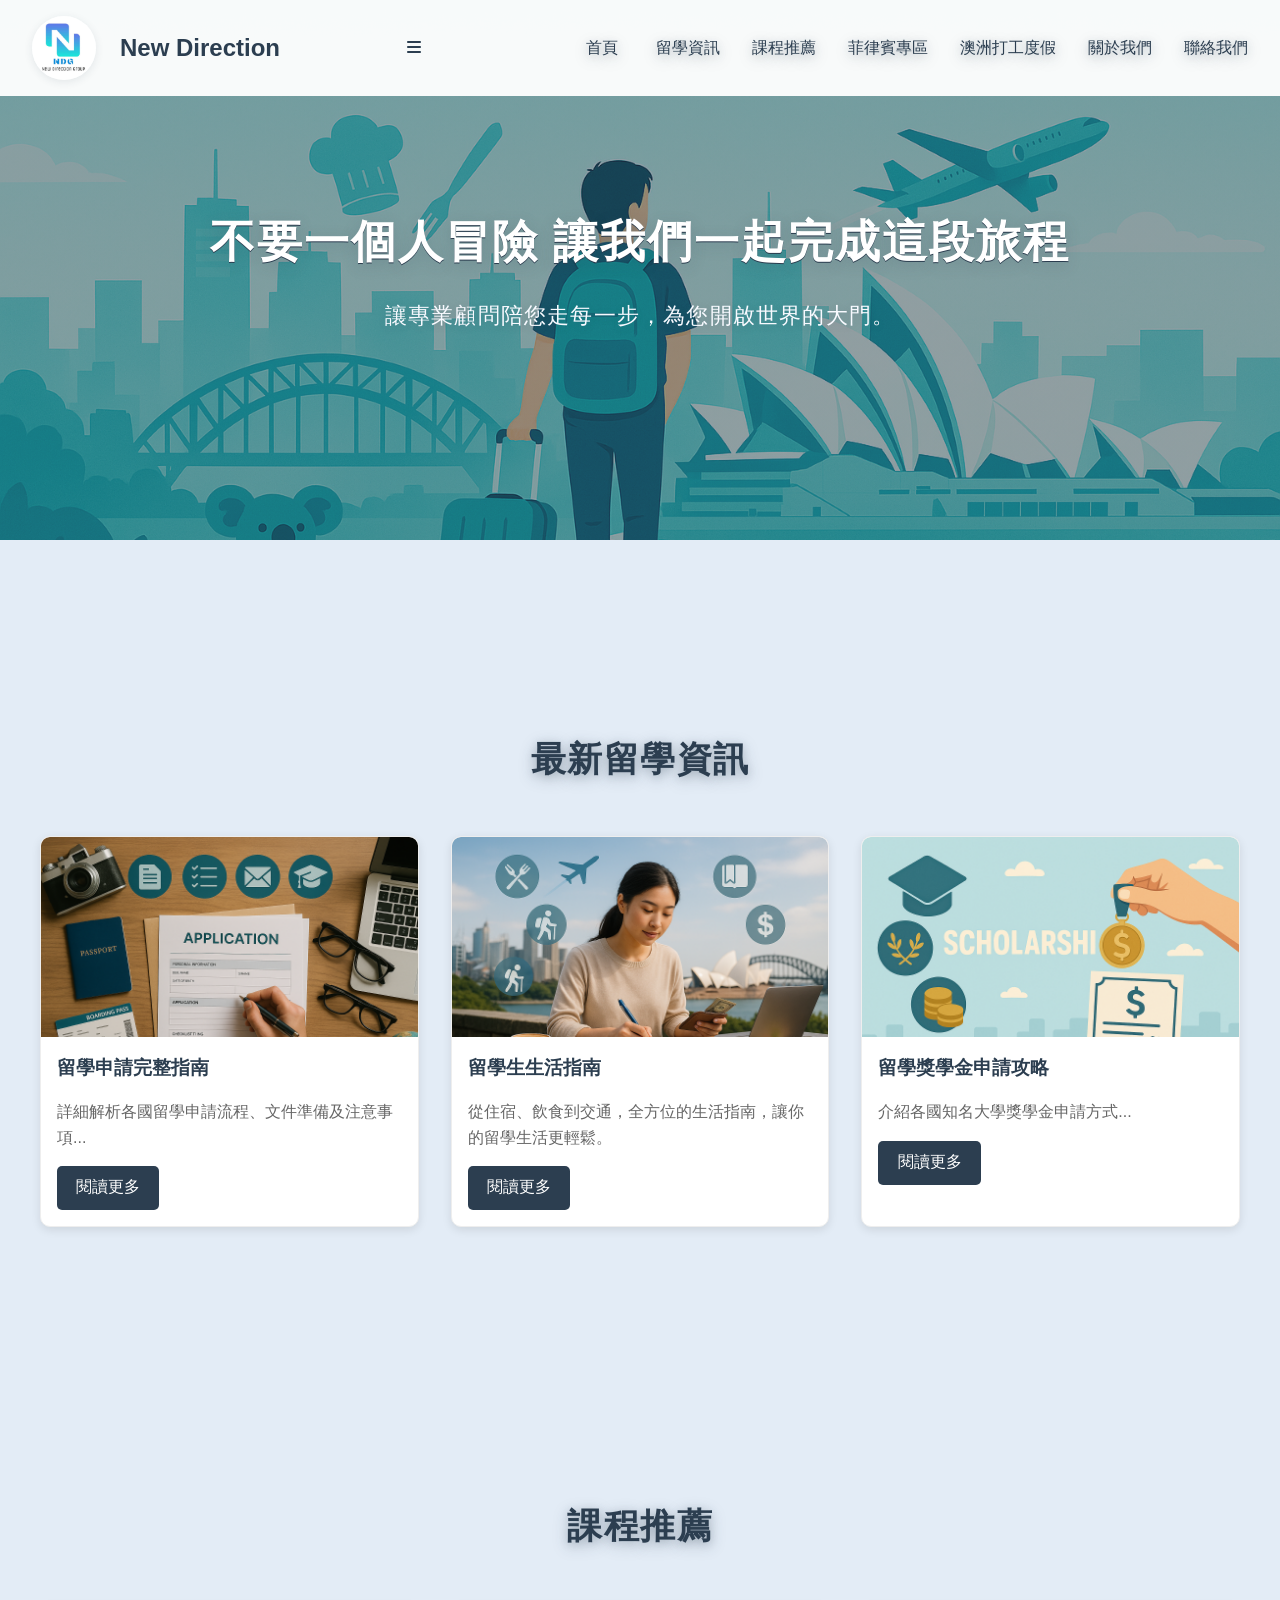
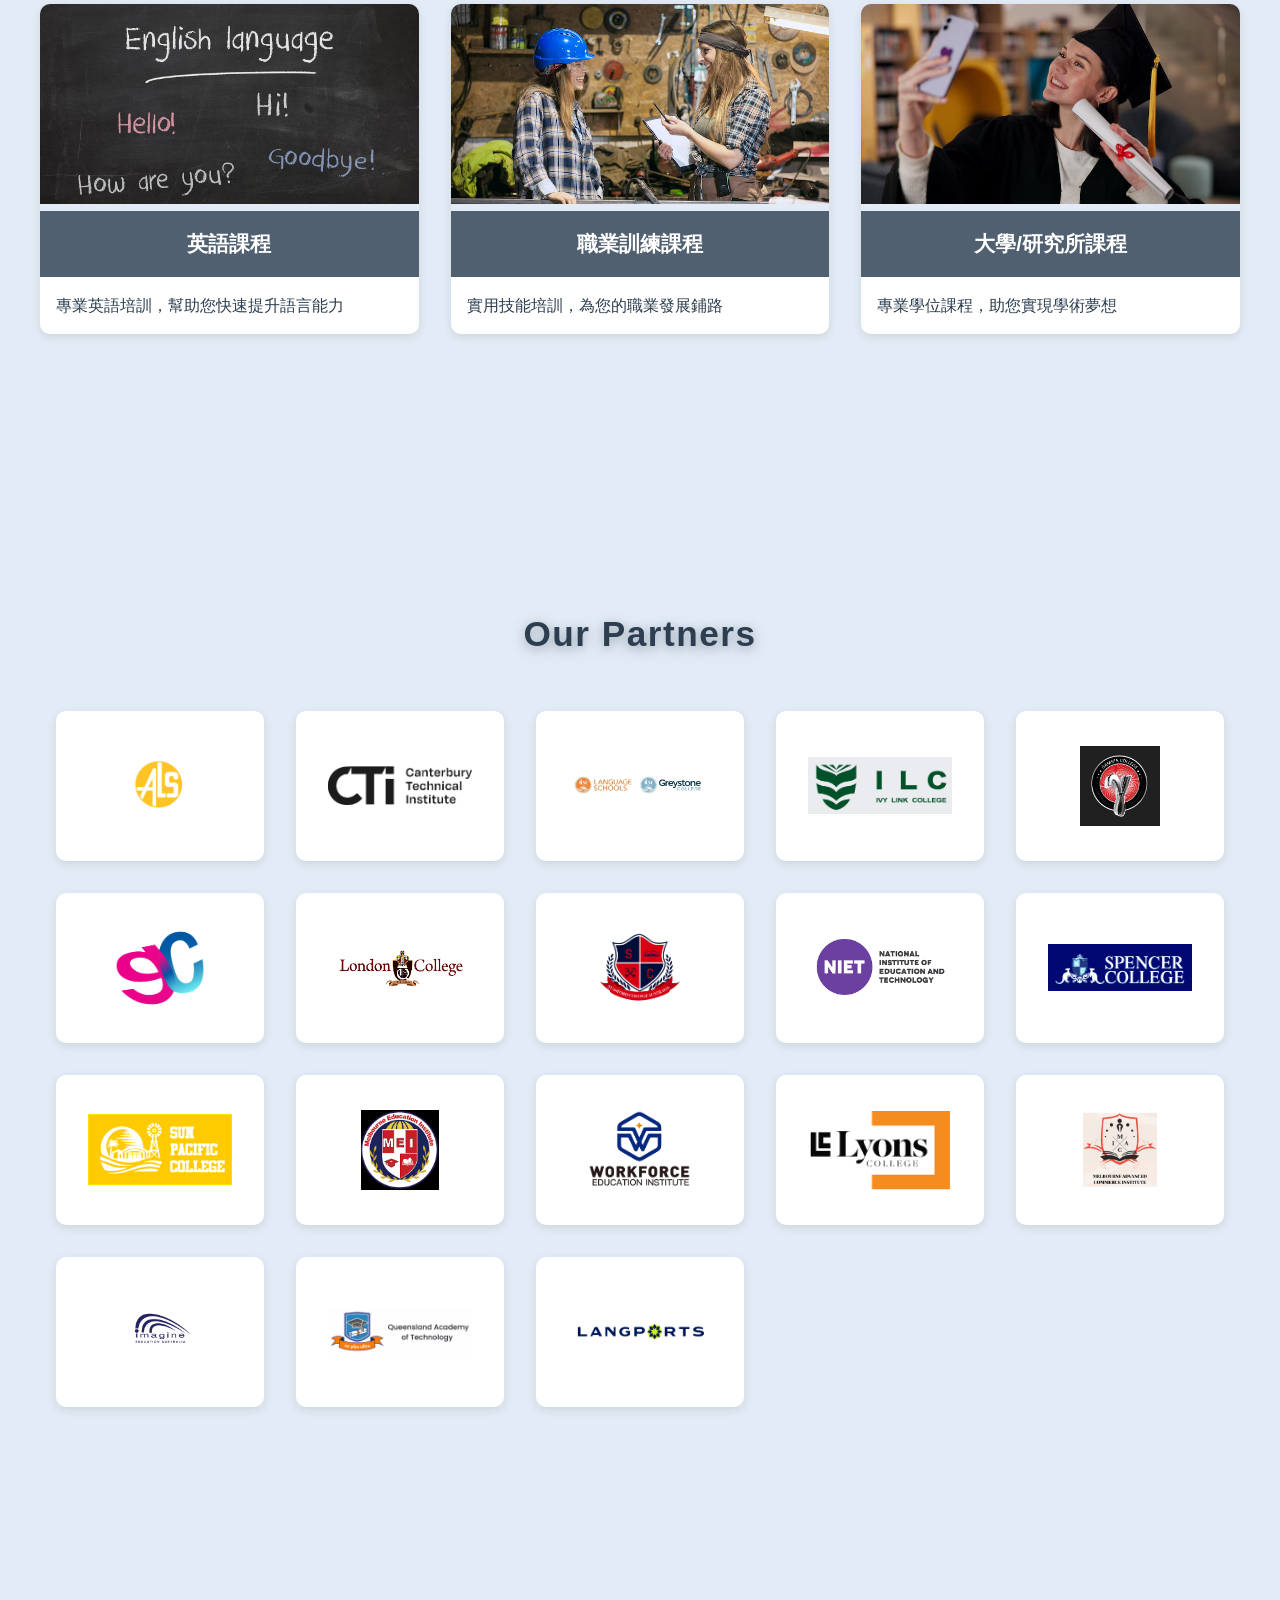
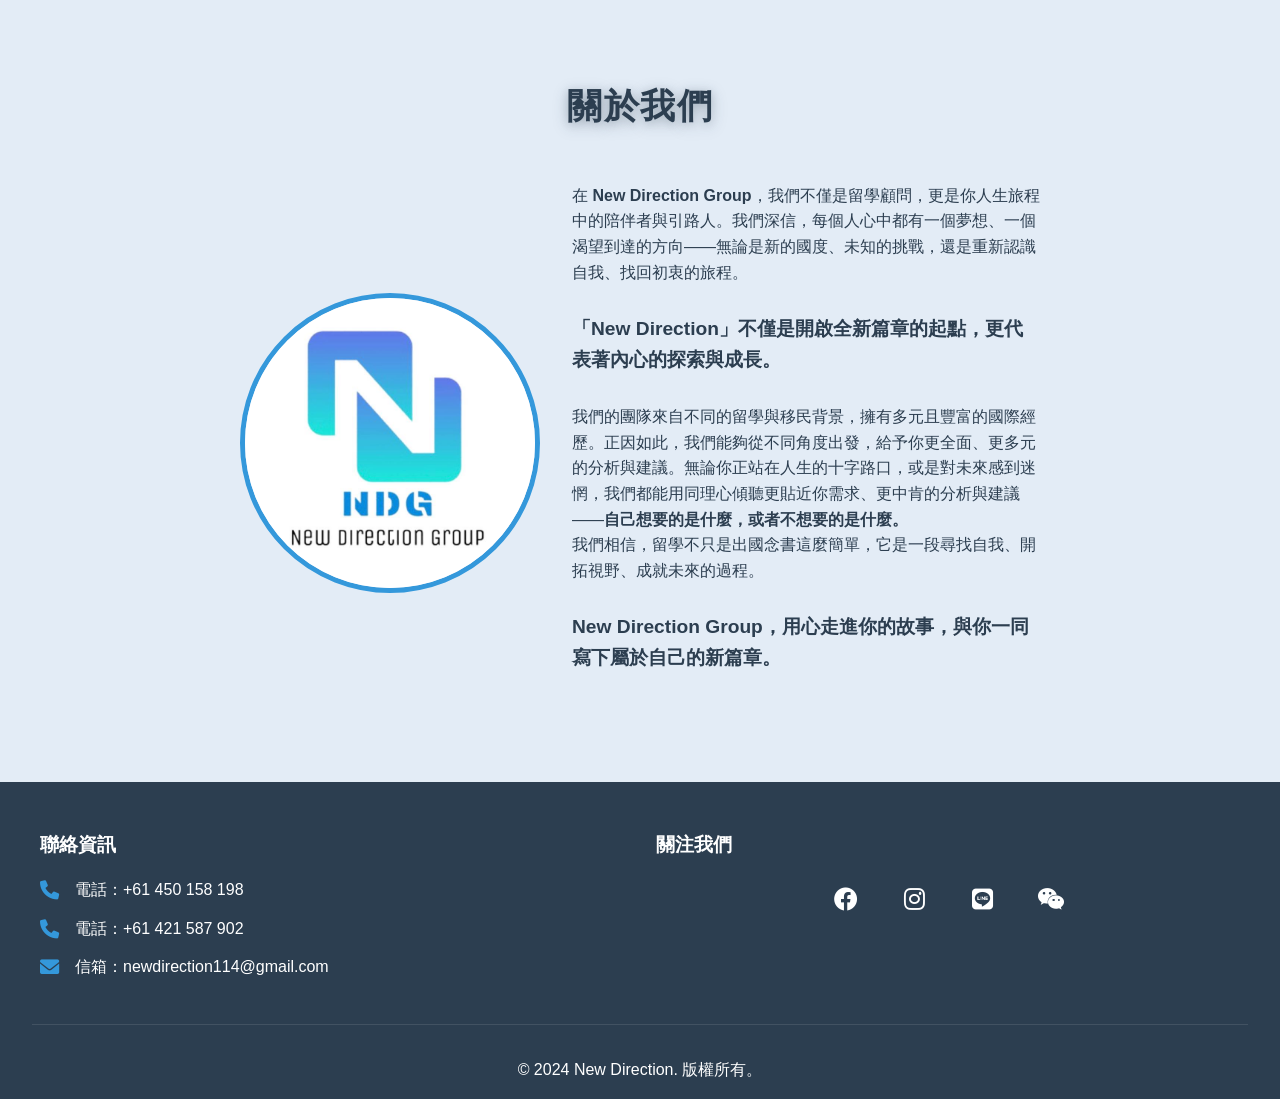
<file: index.html>
<!DOCTYPE html>
<html lang="zh-TW">
<head>
    <meta charset="UTF-8">
    <meta name="viewport" content="width=device-width, initial-scale=1.0">
    <title>New Direction - 留學顧問</title>
    <link rel="stylesheet" href="styles.css">
    <link rel="stylesheet" href="https://cdnjs.cloudflare.com/ajax/libs/font-awesome/6.0.0/css/all.min.css">
</head>
<body>
    <!-- 導航欄 -->
    <nav class="navbar">
        <div class="nav-brand">
            <a href="index.html">
                <img src="image/logo.png" alt="New Direction Logo" class="logo">
                New Direction
            </a>
        </div>
        <div class="menu-toggle">
            <i class="fas fa-bars"></i>
        </div>
        <ul class="nav-links">
            <li><a href="index.html">首頁</a></li>
            <li><a href="articles.html">留學資訊</a></li>
            <li><a href="courses.html">課程推薦</a></li>
            <li><a href="philippines.html">菲律賓專區</a></li>
            <li><a href="working-holiday.html">澳洲打工度假</a></li>
            <li><a href="about.html">關於我們</a></li>
            <li><a href="contact.html">聯絡我們</a></li>
        </ul>
    </nav>

    <!-- 英雄區域 -->
    <section id="home" class="hero">
        <div class="hero-content">
            <h1>不要一個人冒險 讓我們一起完成這段旅程</h1>
            <p>讓專業顧問陪您走每一步，為您開啟世界的大門。</p>
        </div>
    </section>

    <!-- 文章區域 -->
    <section id="articles" class="articles">
        <h2>最新留學資訊</h2>
        <div class="article-grid">
            <article class="article-card">
                <img src="image/procedure.png" alt="留學申請流程">
                <h3>留學申請完整指南</h3>
                <p>詳細解析各國留學申請流程、文件準備及注意事項...</p>
                <a href="https://www.studyaustralia.gov.au/zh/plan-your-studies" class="read-more" target="_blank">閱讀更多</a>
            </article>
            <article class="article-card">
                <img src="image/study.png" alt="留學生生活指南">
                <h3>留學生生活指南</h3>
                <p>從住宿、飲食到交通，全方位的生活指南，讓你的留學生活更輕鬆。</p>
                <a href="https://www.studyaustralia.gov.au/zh/life-in-australia" class="read-more" target="_blank">閱讀更多</a>
            </article>
            <article class="article-card">
                <img src="image/留學資訊/scholarship8.png" alt="留學獎學金">
                <h3>留學獎學金申請攻略</h3>
                <p>介紹各國知名大學獎學金申請方式...</p>
                <a href="https://www.studyaustralia.gov.au/en/plan-your-studies/scholarships" class="read-more" target="_blank">閱讀更多</a>
            </article>
        </div>
    </section>

    <!-- 課程推薦區域 -->
    <section id="courses" class="videos">
        <h2>課程推薦</h2>
        <div class="video-grid">
            <a href="courses.html" class="video-card">
                <img src="image/英語課程/English.png" alt="英語課程">
                <h3>英語課程</h3>
                <p>專業英語培訓，幫助您快速提升語言能力</p>
            </a>
            <a href="courses.html" class="video-card">
                <img src="image/職業訓練課程/vocational.png" alt="職業訓練課程">
                <h3>職業訓練課程</h3>
                <p>實用技能培訓，為您的職業發展鋪路</p>
            </a>
            <a href="courses.html" class="video-card">
                <img src="image/大學:研究所課程/degree.png" alt="大學/研究所課程">
                <h3>大學/研究所課程</h3>
                <p>專業學位課程，助您實現學術夢想</p>
            </a>
        </div>
    </section>

    <!-- 合作夥伴 -->
    <section class="partners-section">
        <div class="container">
            <h2>Our Partners</h2>
            <div class="partners-grid">
                <div class="partner-item">
                    <img src="image/Schools/ALS.png" alt="ALS">
                </div>
                <div class="partner-item">
                    <img src="image/Schools/CTI.png" alt="CTI">
                </div>
                <div class="partner-item">
                    <img src="image/Schools/ILSC.png" alt="ILSC">
                </div>
                <div class="partner-item">
                    <img src="image/Schools/ILC.png" alt="ILC">
                </div>
                <div class="partner-item">
                    <img src="image/Schools/Gamma College.png" alt="Gamma College">
                </div>
                <div class="partner-item">
                    <img src="image/Schools/Greenwich.png" alt="Greenwich">
                </div>
                <div class="partner-item">
                    <img src="image/Schools/London College.png" alt="London College">
                </div>
                <div class="partner-item">
                    <img src="image/Schools/Stanford College Australia.png" alt="Stanford College Australia">
                </div>
                <div class="partner-item">
                    <img src="image/Schools/NIET.png" alt="NIET">
                </div>
                <div class="partner-item">
                    <img src="image/Schools/spencer.png" alt="Spencer">
                </div>
                <div class="partner-item">
                    <img src="image/Schools/SPC.png" alt="SPC">
                </div>
                <div class="partner-item">
                    <img src="image/Schools/Melbourne Education Institute.png" alt="Melbourne Education Institute">
                </div>
                <div class="partner-item">
                    <img src="image/Schools/Workforce Education Institute.png" alt="Workforce Education Institute">
                </div>
                <div class="partner-item">
                    <img src="image/Schools/Lyons College.png" alt="Lyons College">
                </div>
                <div class="partner-item">
                    <img src="image/Schools/Melbourne Advanced Commerce Institute.jpeg" alt="Melbourne Advanced Commerce Institute">
                </div>
                <div class="partner-item">
                    <img src="image/Schools/Imagine.png" alt="Imagine">
                </div>
                <div class="partner-item">
                    <img src="image/Schools/QAT.png" alt="QAT">
                </div>
                <div class="partner-item">
                    <img src="image/Schools/Langports.png" alt="Langports">
                </div>
            </div>
        </div>
    </section>

    <!-- 關於區域 -->
    <section id="about" class="about">
        <h2>關於我們</h2>
        <div class="about-content">
            <img src="image/logo.png" alt="顧問團隊" class="profile-image">
            <div class="about-text">
                <p>在 <strong>New Direction Group</strong>，我們不僅是留學顧問，更是你人生旅程中的陪伴者與引路人。我們深信，每個人心中都有一個夢想、一個渴望到達的方向——無論是新的國度、未知的挑戰，還是重新認識自我、找回初衷的旅程。</p>

                <p class="highlight-text"><strong>「New Direction」不僅是開啟全新篇章的起點，更代表著內心的探索與成長。</strong></p>

                <p>我們的團隊來自不同的留學與移民背景，擁有多元且豐富的國際經歷。正因如此，我們能夠從不同角度出發，給予你更全面、更多元的分析與建議。無論你正站在人生的十字路口，或是對未來感到迷惘，我們都能用同理心傾聽更貼近你需求、更中肯的分析與建議——<strong>自己想要的是什麼，或者不想要的是什麼。</strong></p>

                <p>我們相信，留學不只是出國念書這麼簡單，它是一段尋找自我、開拓視野、成就未來的過程。</p>

                <p class="highlight-text"><strong>New Direction Group，用心走進你的故事，與你一同寫下屬於自己的新篇章。</strong></p>
            </div>
        </div>
    </section>

    <!-- 頁腳 -->
    <footer>
        <div class="footer-content">
            <div class="footer-info">
                <h3>聯絡資訊</h3>
                <div class="info-item">
                    <i class="fas fa-phone"></i>
                    <p>電話：+61 450 158 198</p>
                </div>
                <div class="info-item">
                    <i class="fas fa-phone"></i>
                    <p>電話：+61 421 587 902</p>
                </div>
                <div class="info-item">
                    <i class="fas fa-envelope"></i>
                    <p>信箱：newdirection114@gmail.com</p>
                </div>
            </div>
            <div class="footer-social">
                <h3>關注我們</h3>
                <div class="social-links">
                    <a href="https://www.facebook.com/NDGEDU" target="_blank"><i class="fab fa-facebook"></i></a>
                    <a href="https://www.instagram.com/ndg_education/" target="_blank"><i class="fab fa-instagram"></i></a>
                    <a href="https://lin.ee/El0scHn" target="_blank"><i class="fab fa-line"></i></a>
                    <a href="weixin://contacts/profile/Newdirection21" id="wechat-footer-icon"><i class="fab fa-weixin"></i></a>
                </div>
            </div>
        </div>
        <div class="footer-bottom">
            <p>&copy; 2024 New Direction. 版權所有。</p>
        </div>
    </footer>

    <!-- WeChat QR Modal -->
    <div id="wechat-modal" style="display:none; position:fixed; top:0; left:0; width:100vw; height:100vh; background:rgba(0,0,0,0.5); z-index:2000; align-items:center; justify-content:center;">
      <div style="background:#fff; padding:24px 16px 16px 16px; border-radius:12px; box-shadow:0 2px 16px rgba(0,0,0,0.18); text-align:center; position:relative;">
        <span id="wechat-close" style="position:absolute; top:8px; right:16px; font-size:1.5rem; cursor:pointer;">&times;</span>
        <img src="image/wechat.png" alt="WeChat QR Code" style="width:180px; height:180px; border-radius:10px; margin-bottom:8px;">
        <div style="font-size:1rem; color:#333; margin-top:8px;">掃描加入微信</div>
      </div>
    </div>

    <script src="script.js"></script>
    <script>
    document.getElementById('wechat-icon').onclick = function(e) {
      e.preventDefault();
      document.getElementById('wechat-modal').style.display = 'flex';
    };
    document.getElementById('wechat-close').onclick = function() {
      document.getElementById('wechat-modal').style.display = 'none';
    };
    document.getElementById('wechat-modal').onclick = function(e) {
      if (e.target === this) document.getElementById('wechat-modal').style.display = 'none';
    };
    </script>
</body>
</file>
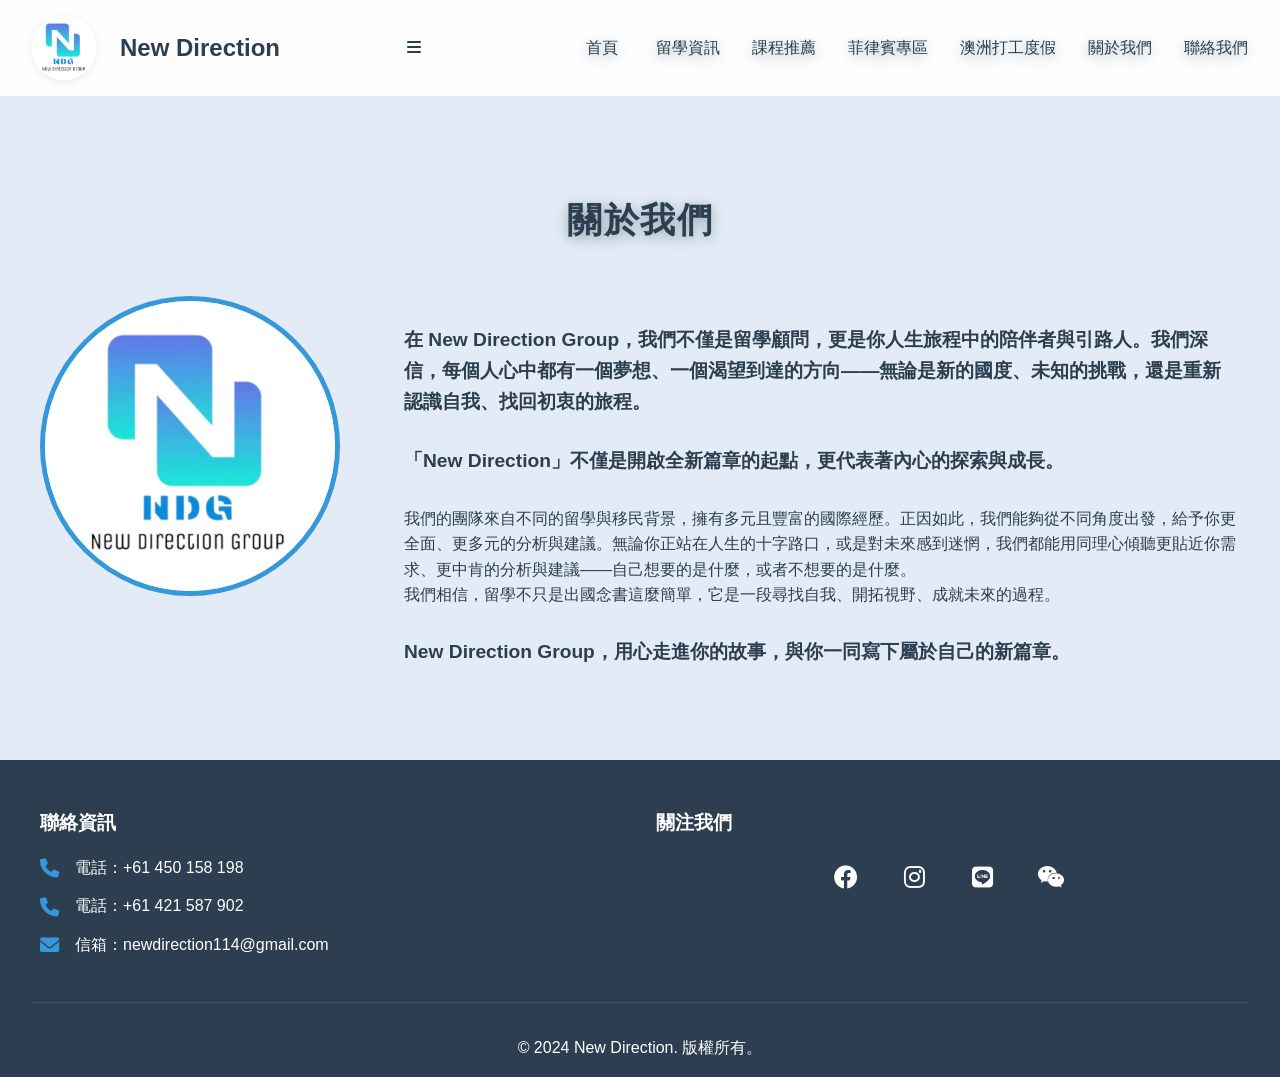
<file: about.html>
<!DOCTYPE html>
<html lang="zh-TW">
<head>
    <meta charset="UTF-8">
    <meta name="viewport" content="width=device-width, initial-scale=1.0">
    <title>關於我們 - New Direction</title>
    <link rel="stylesheet" href="styles.css">
    <link rel="stylesheet" href="https://cdnjs.cloudflare.com/ajax/libs/font-awesome/6.0.0/css/all.min.css">
</head>
<body>
    <!-- 導航欄 -->
    <nav class="navbar">
        <div class="nav-brand">
            <a href="index.html">
                <img src="image/logo.png" alt="New Direction Logo" class="logo">
                New Direction
            </a>
        </div>
        <div class="menu-toggle">
            <i class="fas fa-bars"></i>
        </div>
        <ul class="nav-links">
            <li><a href="index.html">首頁</a></li>
            <li><a href="articles.html">留學資訊</a></li>
            <li><a href="courses.html">課程推薦</a></li>
            <li><a href="philippines.html">菲律賓專區</a></li>
            <li><a href="working-holiday.html">澳洲打工度假</a></li>
            <li><a href="about.html">關於我們</a></li>
            <li><a href="contact.html">聯絡我們</a></li>
        </ul>
    </nav>

    <!-- 關於我們內容 -->
    <section class="about-page">
        <h1>關於我們</h1>
        <div class="about-container">
            <div class="about-image">
                <img src="image/logo.png" alt="New Direction Logo" class="profile-image">
            </div>
            <div class="about-text">
                <p class="highlight-text">在 New Direction Group，我們不僅是留學顧問，更是你人生旅程中的陪伴者與引路人。我們深信，每個人心中都有一個夢想、一個渴望到達的方向——無論是新的國度、未知的挑戰，還是重新認識自我、找回初衷的旅程。</p>
                
                <p class="highlight-text">「New Direction」不僅是開啟全新篇章的起點，更代表著內心的探索與成長。</p>

                <p>我們的團隊來自不同的留學與移民背景，擁有多元且豐富的國際經歷。正因如此，我們能夠從不同角度出發，給予你更全面、更多元的分析與建議。無論你正站在人生的十字路口，或是對未來感到迷惘，我們都能用同理心傾聽更貼近你需求、更中肯的分析與建議——自己想要的是什麼，或者不想要的是什麼。</p>

                <p>我們相信，留學不只是出國念書這麼簡單，它是一段尋找自我、開拓視野、成就未來的過程。</p>

                <p class="highlight-text">New Direction Group，用心走進你的故事，與你一同寫下屬於自己的新篇章。</p>
            </div>
        </div>
    </section>

    <!-- 頁腳 -->
    <footer>
        <div class="footer-content">
            <div class="footer-info">
                <h3>聯絡資訊</h3>
                <div class="info-item">
                    <i class="fas fa-phone"></i>
                    <p>電話：+61 450 158 198</p>
                </div>
                <div class="info-item">
                    <i class="fas fa-phone"></i>
                    <p>電話：+61 421 587 902</p>
                </div>
                <div class="info-item">
                    <i class="fas fa-envelope"></i>
                    <p>信箱：newdirection114@gmail.com</p>
                </div>
            </div>
            <div class="footer-social">
                <h3>關注我們</h3>
                <div class="social-links">
                    <a href="https://www.facebook.com/NDGEDU" target="_blank"><i class="fab fa-facebook"></i></a>
                    <a href="https://www.instagram.com/ndg_education/" target="_blank"><i class="fab fa-instagram"></i></a>
                    <a href="https://lin.ee/El0scHn" target="_blank"><i class="fab fa-line"></i></a>
                    <a href="weixin://contacts/profile/Newdirection21" id="wechat-footer-icon"><i class="fab fa-weixin"></i></a>
                </div>
            </div>
        </div>
        <div class="footer-bottom">
            <p>&copy; 2024 New Direction. 版權所有。</p>
        </div>
    </footer>

    <!-- WeChat QR Modal -->
    <div id="wechat-modal" style="display:none; position:fixed; top:0; left:0; width:100vw; height:100vh; background:rgba(0,0,0,0.5); z-index:2000; align-items:center; justify-content:center;">
      <div style="background:#fff; padding:24px 16px 16px 16px; border-radius:12px; box-shadow:0 2px 16px rgba(0,0,0,0.18); text-align:center; position:relative;">
        <span id="wechat-close" style="position:absolute; top:8px; right:16px; font-size:1.5rem; cursor:pointer;">&times;</span>
        <img src="image/wechat.png" alt="WeChat QR Code" style="width:180px; height:180px; border-radius:10px; margin-bottom:8px;">
        <div style="font-size:1rem; color:#333; margin-top:8px;">掃描加入微信</div>
      </div>
    </div>

    <script src="script.js"></script>
    <script>
    document.getElementById('wechat-icon').onclick = function(e) {
      e.preventDefault();
      document.getElementById('wechat-modal').style.display = 'flex';
    };
    document.getElementById('wechat-close').onclick = function() {
      document.getElementById('wechat-modal').style.display = 'none';
    };
    document.getElementById('wechat-modal').onclick = function(e) {
      if (e.target === this) document.getElementById('wechat-modal').style.display = 'none';
    };
    </script>
</body>
</html>
</file>
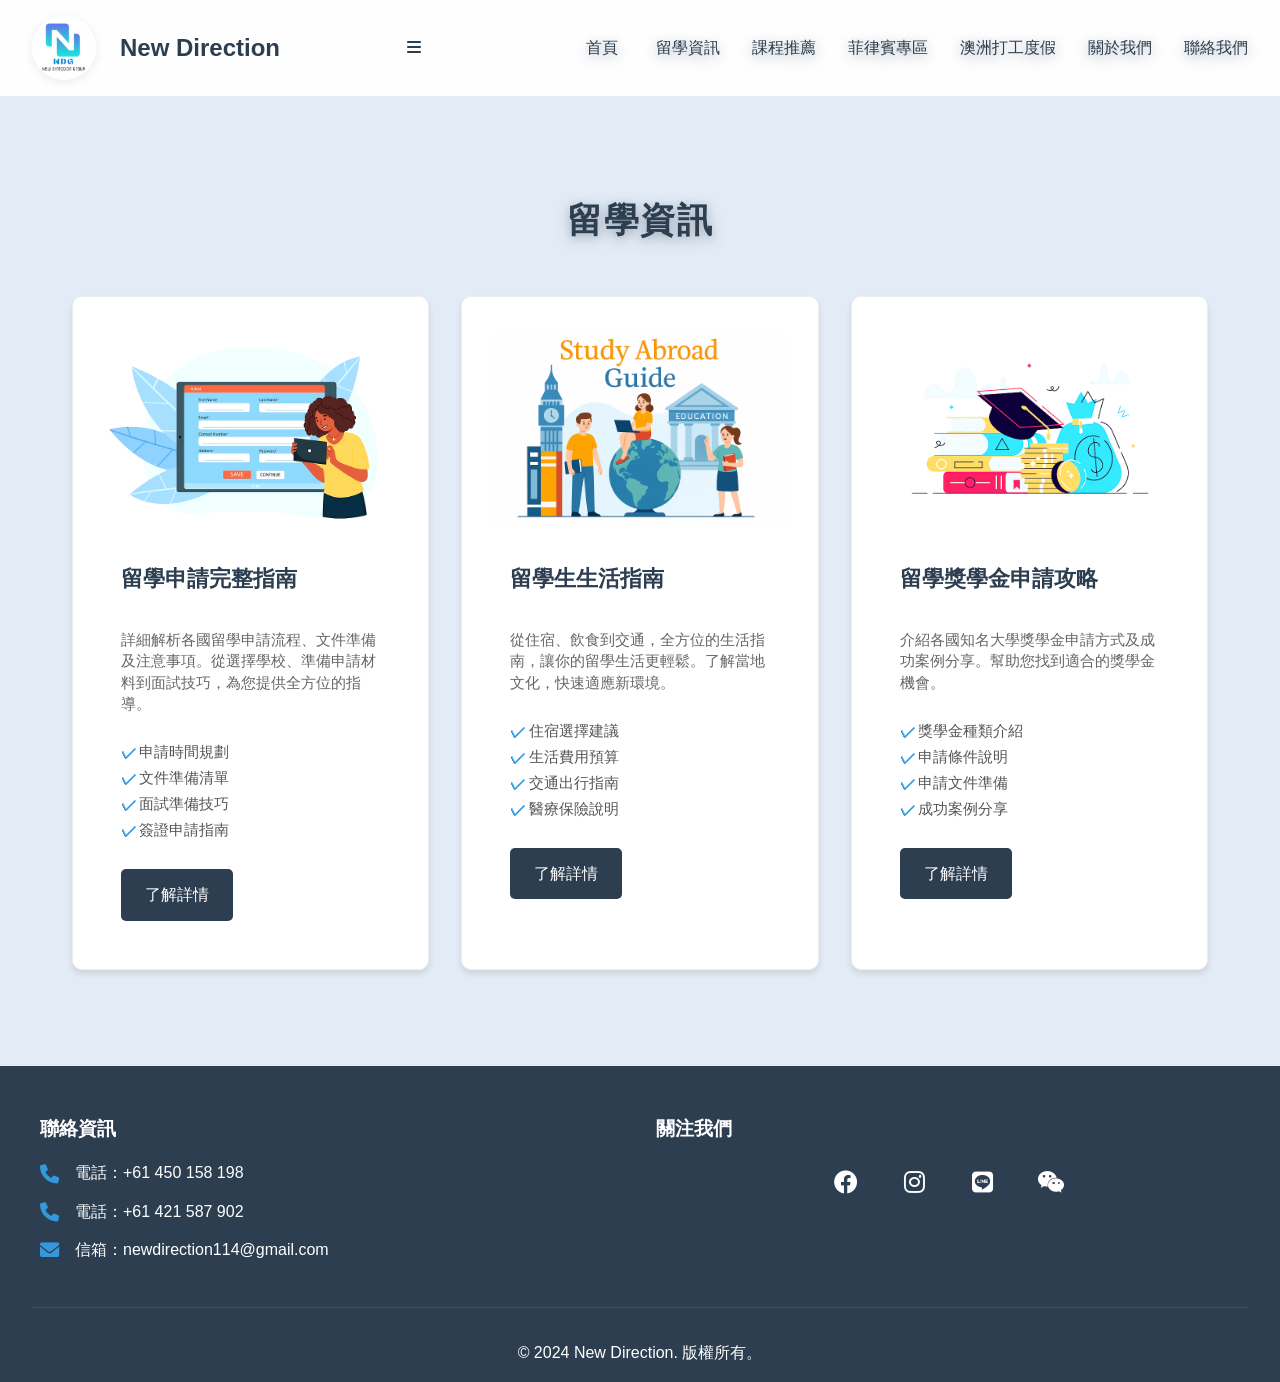
<file: articles.html>
<!DOCTYPE html>
<html lang="zh-TW">
<head>
    <meta charset="UTF-8">
    <meta name="viewport" content="width=device-width, initial-scale=1.0">
    <title>留學資訊 - New Direction</title>
    <link rel="stylesheet" href="styles.css">
    <link rel="stylesheet" href="https://cdnjs.cloudflare.com/ajax/libs/font-awesome/6.0.0/css/all.min.css">
</head>
<body>
    <!-- 導航欄 -->
    <nav class="navbar">
        <div class="nav-brand">
            <a href="index.html">
                <img src="image/logo.png" alt="New Direction Logo" class="logo">
                New Direction
            </a>
        </div>
        <div class="menu-toggle">
            <i class="fas fa-bars"></i>
        </div>
        <ul class="nav-links">
            <li><a href="index.html">首頁</a></li>
            <li><a href="articles.html">留學資訊</a></li>
            <li><a href="courses.html">課程推薦</a></li>
            <li><a href="philippines.html">菲律賓專區</a></li>
            <li><a href="working-holiday.html">澳洲打工度假</a></li>
            <li><a href="about.html">關於我們</a></li>
            <li><a href="contact.html">聯絡我們</a></li>
        </ul>
    </nav>

    <!-- 留學資訊內容 -->
    <section class="articles-page">
        <h1>留學資訊</h1>
        <div class="articles-container">
            <article id="guide" class="article-item">
                <div class="article-content">
                    <img src="image/留學資訊/application2.png" alt="留學申請流程">
                    <h2>留學申請完整指南</h2>
                    <p>詳細解析各國留學申請流程、文件準備及注意事項。從選擇學校、準備申請材料到面試技巧，為您提供全方位的指導。</p>
                    <ul class="course-features">
                        <li>申請時間規劃</li>
                        <li>文件準備清單</li>
                        <li>面試準備技巧</li>
                        <li>簽證申請指南</li>
                    </ul>
                    <a href="https://www.studyaustralia.gov.au/zh/plan-your-studies" class="course-details" target="_blank">了解詳情</a>
                </div>
            </article>
            <article id="life" class="article-item">
                <div class="article-content">
                    <img src="image/留學資訊/guide4.png" alt="留學生生活指南">
                    <h2>留學生生活指南</h2>
                    <p>從住宿、飲食到交通，全方位的生活指南，讓你的留學生活更輕鬆。了解當地文化，快速適應新環境。</p>
                    <ul class="course-features">
                        <li>住宿選擇建議</li>
                        <li>生活費用預算</li>
                        <li>交通出行指南</li>
                        <li>醫療保險說明</li>
                    </ul>
                    <a href="https://www.studyaustralia.gov.au/zh/life-in-australia" class="course-details" target="_blank">了解詳情</a>
                </div>
            </article>
            <article id="scholarship" class="article-item">
                <div class="article-content">
                    <img src="image/留學資訊/scholarship2.png" alt="留學獎學金申請攻略">
                    <h2>留學獎學金申請攻略</h2>
                    <p>介紹各國知名大學獎學金申請方式及成功案例分享。幫助您找到適合的獎學金機會。</p>
                    <ul class="course-features">
                        <li>獎學金種類介紹</li>
                        <li>申請條件說明</li>
                        <li>申請文件準備</li>
                        <li>成功案例分享</li>
                    </ul>
                    <a href="https://www.studyaustralia.gov.au/en/plan-your-studies/scholarships" class="course-details" target="_blank">了解詳情</a>
                </div>
            </article>
        </div>
    </section>

    <!-- 頁腳 -->
    <footer>
        <div class="footer-content">
            <div class="footer-info">
                <h3>聯絡資訊</h3>
                <div class="info-item">
                    <i class="fas fa-phone"></i>
                    <p>電話：+61 450 158 198</p>
                </div>
                <div class="info-item">
                    <i class="fas fa-phone"></i>
                    <p>電話：+61 421 587 902</p>
                </div>
                <div class="info-item">
                    <i class="fas fa-envelope"></i>
                    <p>信箱：newdirection114@gmail.com</p>
                </div>
            </div>
            <div class="footer-social">
                <h3>關注我們</h3>
                <div class="social-links">
                    <a href="https://www.facebook.com/NDGEDU" target="_blank"><i class="fab fa-facebook"></i></a>
                    <a href="https://www.instagram.com/ndg_education/" target="_blank"><i class="fab fa-instagram"></i></a>
                    <a href="https://lin.ee/El0scHn" target="_blank"><i class="fab fa-line"></i></a>
                    <a href="weixin://contacts/profile/Newdirection21" id="wechat-footer-icon"><i class="fab fa-weixin"></i></a>
                </div>
            </div>
        </div>
        <div class="footer-bottom">
            <p>&copy; 2024 New Direction. 版權所有。</p>
        </div>
    </footer>

    <!-- WeChat QR Modal -->
    <div id="wechat-modal" style="display:none; position:fixed; top:0; left:0; width:100vw; height:100vh; background:rgba(0,0,0,0.5); z-index:2000; align-items:center; justify-content:center;">
      <div style="background:#fff; padding:24px 16px 16px 16px; border-radius:12px; box-shadow:0 2px 16px rgba(0,0,0,0.18); text-align:center; position:relative;">
        <span id="wechat-close" style="position:absolute; top:8px; right:16px; font-size:1.5rem; cursor:pointer;">&times;</span>
        <img src="image/wechat.png" alt="WeChat QR Code" style="width:180px; height:180px; border-radius:10px; margin-bottom:8px;">
        <div style="font-size:1rem; color:#333; margin-top:8px;">掃描加入微信</div>
      </div>
    </div>

    <script src="script.js"></script>
    <script>
    document.getElementById('wechat-icon').onclick = function(e) {
      e.preventDefault();
      document.getElementById('wechat-modal').style.display = 'flex';
    };
    document.getElementById('wechat-close').onclick = function() {
      document.getElementById('wechat-modal').style.display = 'none';
    };
    document.getElementById('wechat-modal').onclick = function(e) {
      if (e.target === this) document.getElementById('wechat-modal').style.display = 'none';
    };
    </script>
</body>
</html>
</file>
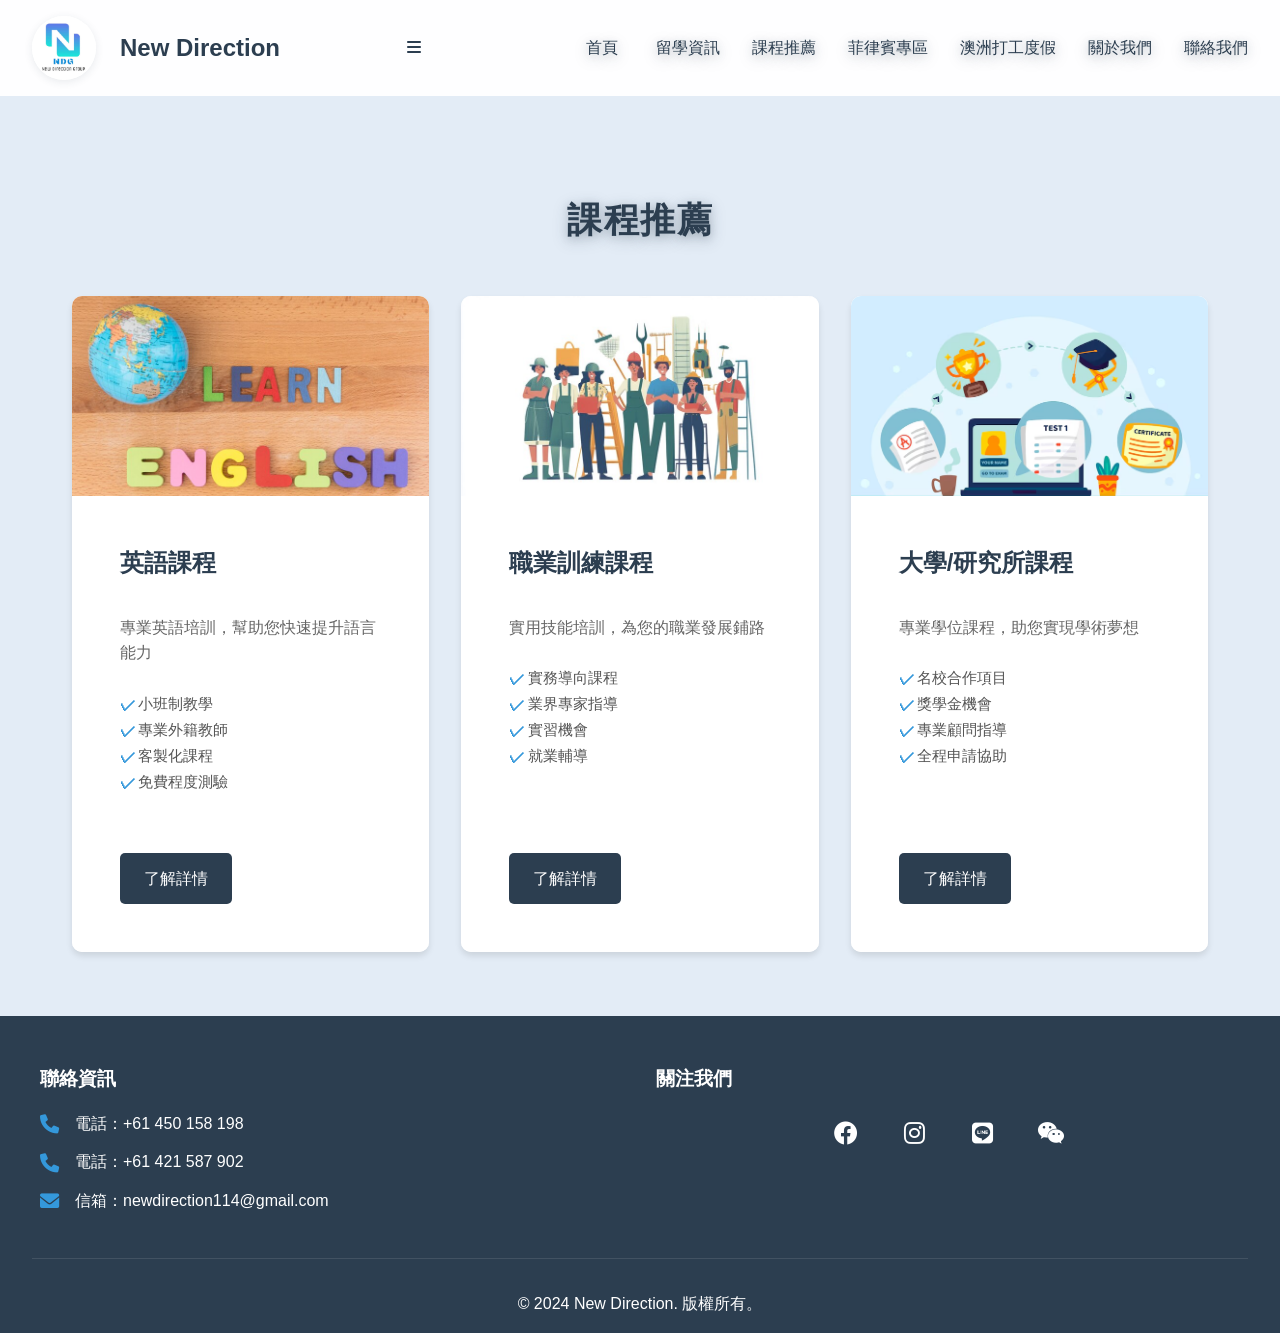
<file: courses.html>
<!DOCTYPE html>
<html lang="zh-TW">
<head>
    <meta charset="UTF-8">
    <meta name="viewport" content="width=device-width, initial-scale=1.0">
    <title>課程推薦 - New Direction</title>
    <link rel="stylesheet" href="styles.css">
    <link rel="stylesheet" href="https://cdnjs.cloudflare.com/ajax/libs/font-awesome/6.0.0/css/all.min.css">
</head>
<body>
    <!-- 導航欄 -->
    <nav class="navbar">
        <div class="nav-brand">
            <a href="index.html">
                <img src="image/logo.png" alt="New Direction Logo" class="logo">
                New Direction
            </a>
        </div>
        <div class="menu-toggle">
            <i class="fas fa-bars"></i>
        </div>
        <ul class="nav-links">
            <li><a href="index.html">首頁</a></li>
            <li><a href="articles.html">留學資訊</a></li>
            <li><a href="courses.html">課程推薦</a></li>
            <li><a href="philippines.html">菲律賓專區</a></li>
            <li><a href="working-holiday.html">澳洲打工度假</a></li>
            <li><a href="about.html">關於我們</a></li>
            <li><a href="contact.html">聯絡我們</a></li>
        </ul>
    </nav>

    <!-- 課程推薦內容 -->
    <section class="courses-page">
        <h1>課程推薦</h1>
        <div class="courses-container">
            <div class="course-item">
                <img src="image/英語課程/english1.png" alt="英語課程">
                <div class="course-content">
                    <h2>英語課程</h2>
                    <p>專業英語培訓，幫助您快速提升語言能力</p>
                    <ul class="course-features">
                        <li>小班制教學</li>
                        <li>專業外籍教師</li>
                        <li>客製化課程</li>
                        <li>免費程度測驗</li>
                    </ul>
                    <a href="https://newdirection114.blogspot.com/search/label/%E8%8B%B1%E6%96%87%E8%AA%B2%E7%A8%8B" class="course-details" target="_blank">了解詳情</a>
                </div>
            </div>

            <div class="course-item">
                <img src="image/職業訓練課程/vocational2.png" alt="職業訓練課程">
                <div class="course-content">
                    <h2>職業訓練課程</h2>
                    <p>實用技能培訓，為您的職業發展鋪路</p>
                    <ul class="course-features">
                        <li>實務導向課程</li>
                        <li>業界專家指導</li>
                        <li>實習機會</li>
                        <li>就業輔導</li>
                    </ul>
                    <a href="https://newdirection114.blogspot.com/search/label/%E8%81%B7%E6%A5%AD%E8%A8%93%E7%B7%B4%E8%AA%B2%E7%A8%8B" class="course-details" target="_blank">了解詳情</a>
                </div>
            </div>

            <div class="course-item">
                <img src="image/大學:研究所課程/degree1.png" alt="大學/研究所課程">
                <div class="course-content">
                    <h2>大學/研究所課程</h2>
                    <p>專業學位課程，助您實現學術夢想</p>
                    <ul class="course-features">
                        <li>名校合作項目</li>
                        <li>獎學金機會</li>
                        <li>專業顧問指導</li>
                        <li>全程申請協助</li>
                    </ul>
                    <a href="https://newdirection114.blogspot.com/search/label/%E5%A4%A7%E5%AD%B8%5C%E7%A0%94%E7%A9%B6%E6%89%80%E8%AA%B2%E7%A8%8B" class="course-details" target="_blank">了解詳情</a>
                </div>
            </div>
        </div>
    </section>

    <!-- 頁腳 -->
    <footer>
        <div class="footer-content">
            <div class="footer-info">
                <h3>聯絡資訊</h3>
                <div class="info-item">
                    <i class="fas fa-phone"></i>
                    <p>電話：+61 450 158 198</p>
                </div>
                <div class="info-item">
                    <i class="fas fa-phone"></i>
                    <p>電話：+61 421 587 902</p>
                </div>
                <div class="info-item">
                    <i class="fas fa-envelope"></i>
                    <p>信箱：newdirection114@gmail.com</p>
                </div>
            </div>
            <div class="footer-social">
                <h3>關注我們</h3>
                <div class="social-links">
                    <a href="https://www.facebook.com/NDGEDU" target="_blank"><i class="fab fa-facebook"></i></a>
                    <a href="https://www.instagram.com/ndg_education/" target="_blank"><i class="fab fa-instagram"></i></a>
                    <a href="https://lin.ee/El0scHn" target="_blank"><i class="fab fa-line"></i></a>
                    <a href="weixin://contacts/profile/Newdirection21" id="wechat-footer-icon"><i class="fab fa-weixin"></i></a>
                </div>
            </div>
        </div>
        <div class="footer-bottom">
            <p>&copy; 2024 New Direction. 版權所有。</p>
        </div>
    </footer>

    <!-- WeChat QR Modal -->
    <!-- (移除彈窗與 JS 綁定) -->

    <script src="script.js"></script>
</body>
</html>
</file>
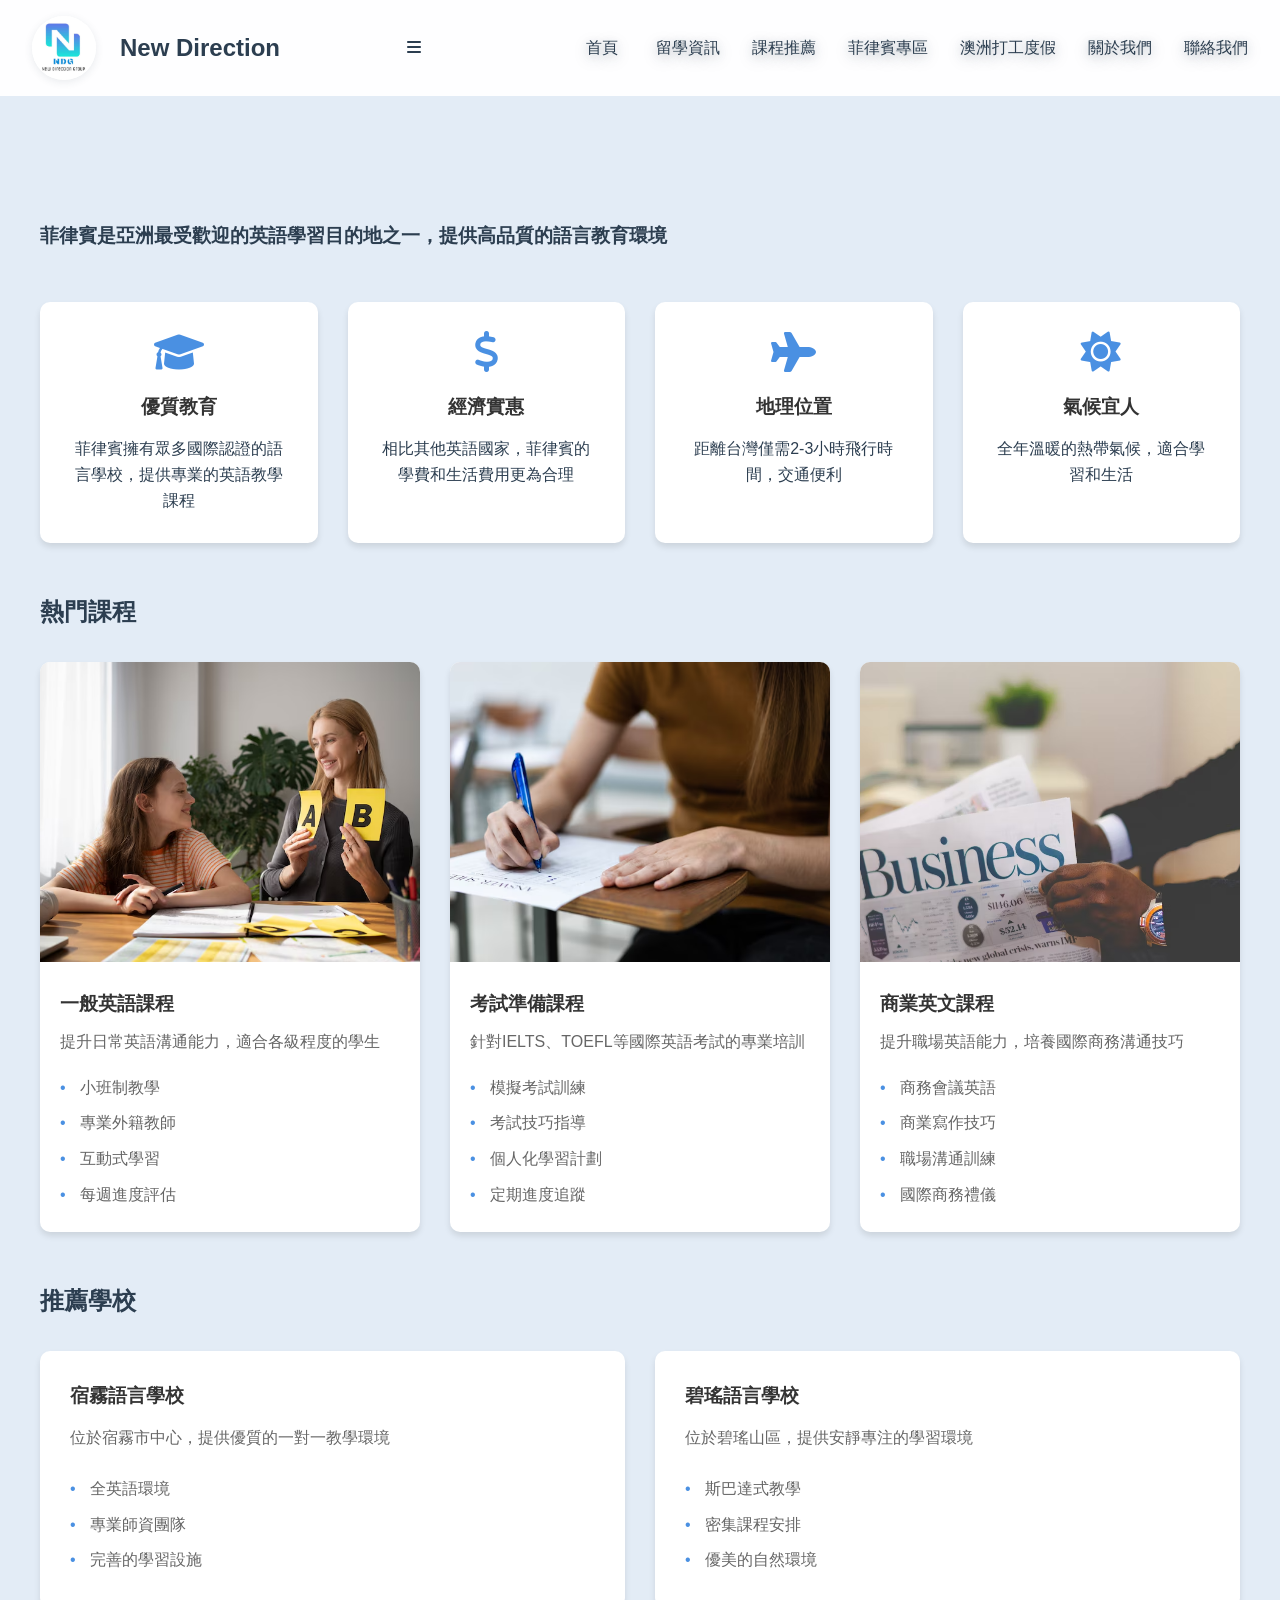
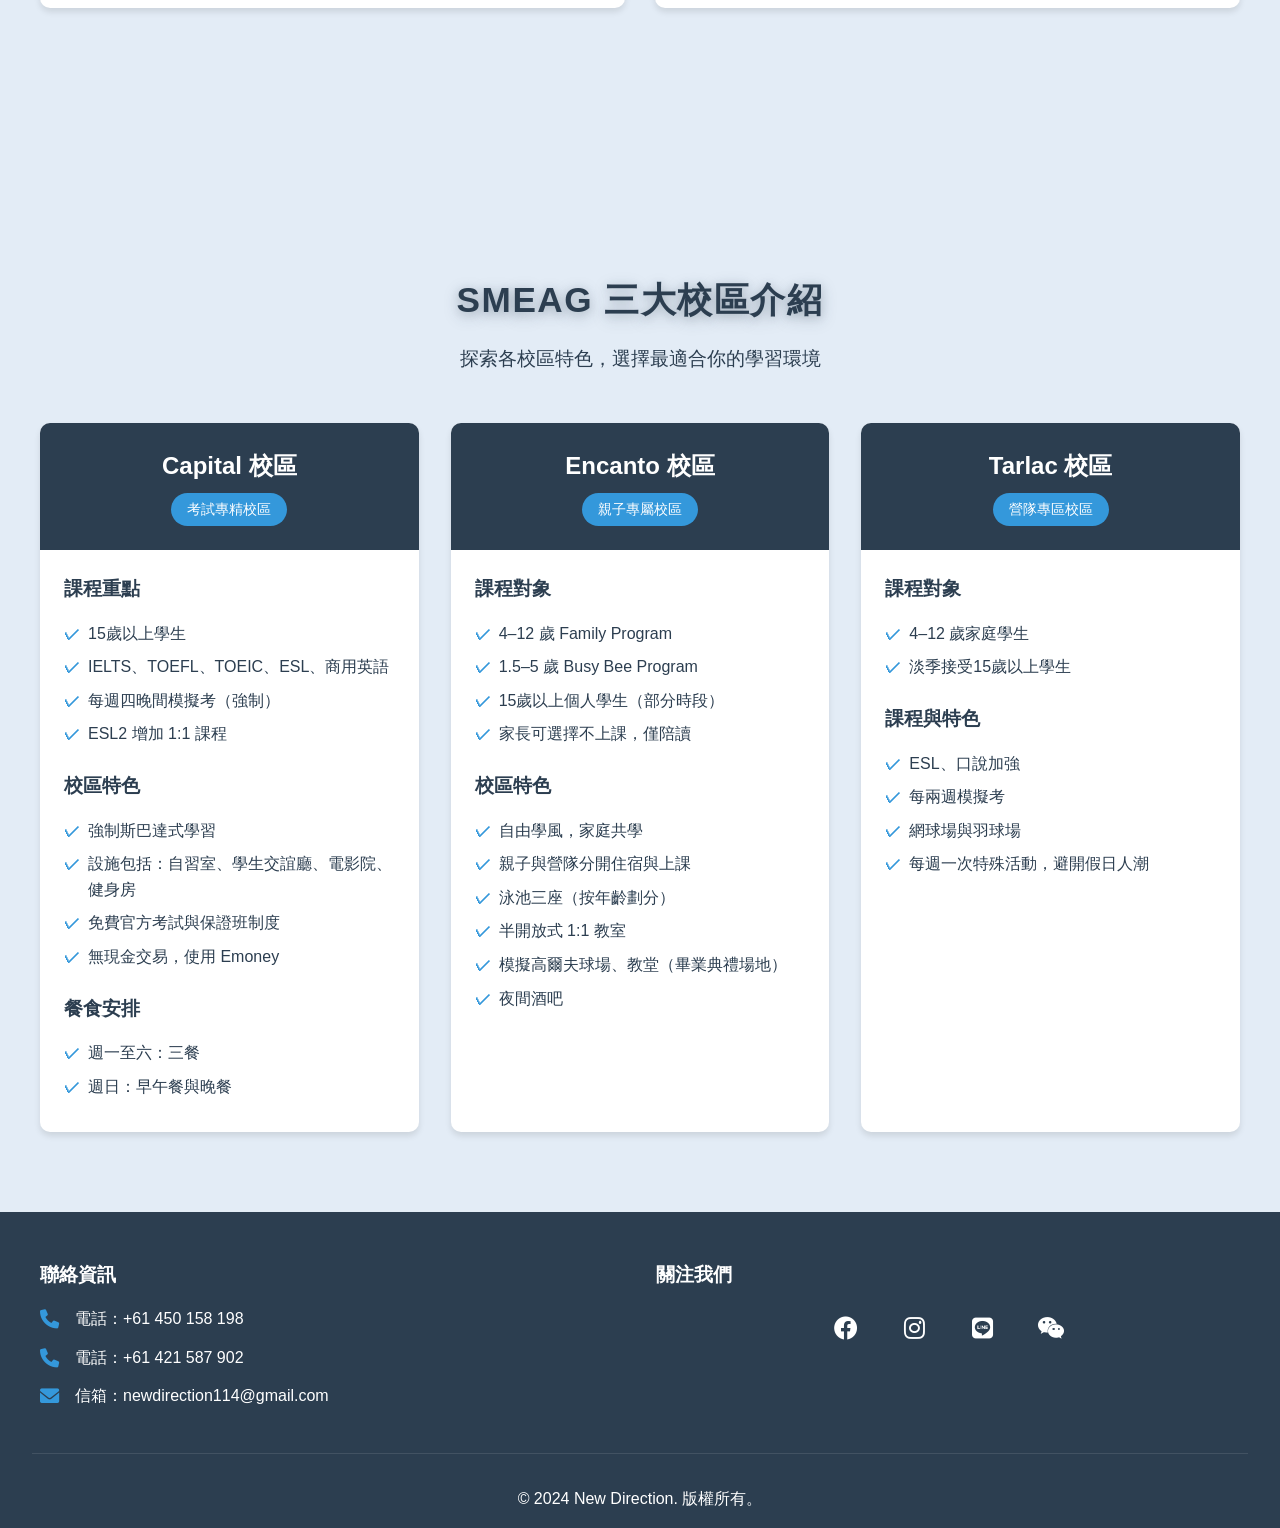
<file: philippines.html>
<!DOCTYPE html>
<html lang="zh-TW">
<head>
    <meta charset="UTF-8">
    <meta name="viewport" content="width=device-width, initial-scale=1.0">
    <title>菲律賓專區 - New Direction</title>
    <link rel="stylesheet" href="styles.css">
    <link rel="stylesheet" href="https://cdnjs.cloudflare.com/ajax/libs/font-awesome/6.0.0/css/all.min.css">
</head>
<body>
    <!-- 導航欄 -->
    <nav class="navbar">
        <div class="nav-brand">
            <a href="index.html">
                <img src="image/logo.png" alt="New Direction Logo" class="logo">
                New Direction
            </a>
        </div>
        <div class="menu-toggle">
            <i class="fas fa-bars"></i>
        </div>
        <ul class="nav-links">
            <li><a href="index.html">首頁</a></li>
            <li><a href="articles.html">留學資訊</a></li>
            <li><a href="courses.html">課程推薦</a></li>
            <li><a href="philippines.html">菲律賓專區</a></li>
            <li><a href="working-holiday.html">澳洲打工度假</a></li>
            <li><a href="about.html">關於我們</a></li>
            <li><a href="contact.html">聯絡我們</a></li>
        </ul>
    </nav>

    <!-- 菲律賓專區內容 -->
    <section class="philippines-page">
        <div class="philippines-container">
            <div class="philippines-intro">
                <p class="highlight-text">菲律賓是亞洲最受歡迎的英語學習目的地之一，提供高品質的語言教育環境</p>
            </div>

            <div class="philippines-features">
                <div class="feature-card">
                    <i class="fas fa-graduation-cap"></i>
                    <h3>優質教育</h3>
                    <p>菲律賓擁有眾多國際認證的語言學校，提供專業的英語教學課程</p>
                </div>

                <div class="feature-card">
                    <i class="fas fa-dollar-sign"></i>
                    <h3>經濟實惠</h3>
                    <p>相比其他英語國家，菲律賓的學費和生活費用更為合理</p>
                </div>

                <div class="feature-card">
                    <i class="fas fa-plane"></i>
                    <h3>地理位置</h3>
                    <p>距離台灣僅需2-3小時飛行時間，交通便利</p>
                </div>

                <div class="feature-card">
                    <i class="fas fa-sun"></i>
                    <h3>氣候宜人</h3>
                    <p>全年溫暖的熱帶氣候，適合學習和生活</p>
                </div>
            </div>

            <div class="philippines-programs">
                <h2>熱門課程</h2>
                <div class="program-grid">
                    <div class="program-card">
                        <img src="image/菲律賓專區/English GE.png" alt="一般英語課程">
                        <h3>一般英語課程</h3>
                        <p>提升日常英語溝通能力，適合各級程度的學生</p>
                        <ul>
                            <li>小班制教學</li>
                            <li>專業外籍教師</li>
                            <li>互動式學習</li>
                            <li>每週進度評估</li>
                        </ul>
                    </div>

                    <div class="program-card">
                        <img src="image/菲律賓專區/English test1.png" alt="考試準備課程">
                        <h3>考試準備課程</h3>
                        <p>針對IELTS、TOEFL等國際英語考試的專業培訓</p>
                        <ul>
                            <li>模擬考試訓練</li>
                            <li>考試技巧指導</li>
                            <li>個人化學習計劃</li>
                            <li>定期進度追蹤</li>
                        </ul>
                    </div>

                    <div class="program-card">
                        <img src="image/菲律賓專區/English Bus.png" alt="商業英文課程">
                        <h3>商業英文課程</h3>
                        <p>提升職場英語能力，培養國際商務溝通技巧</p>
                        <ul>
                            <li>商務會議英語</li>
                            <li>商業寫作技巧</li>
                            <li>職場溝通訓練</li>
                            <li>國際商務禮儀</li>
                        </ul>
                    </div>
                </div>
            </div>

            <div class="philippines-schools">
                <h2>推薦學校</h2>
                <div class="school-grid">
                    <div class="school-card">
                        <h3>宿霧語言學校</h3>
                        <p>位於宿霧市中心，提供優質的一對一教學環境</p>
                        <ul>
                            <li>全英語環境</li>
                            <li>專業師資團隊</li>
                            <li>完善的學習設施</li>
                        </ul>
                    </div>

                    <div class="school-card">
                        <h3>碧瑤語言學校</h3>
                        <p>位於碧瑤山區，提供安靜專注的學習環境</p>
                        <ul>
                            <li>斯巴達式教學</li>
                            <li>密集課程安排</li>
                            <li>優美的自然環境</li>
                        </ul>
                    </div>
                </div>
            </div>
        </div>
    </section>

    <!-- SMEAG 校區介紹 -->
    <section class="smeag-campuses">
        <h2>SMEAG 三大校區介紹</h2>
        <p class="section-intro">探索各校區特色，選擇最適合你的學習環境</p>
        
        <div class="campus-grid">
            <div class="campus-card">
                <div class="campus-header">
                    <h3>Capital 校區</h3>
                    <span class="campus-tag">考試專精校區</span>
                </div>
                <div class="campus-content">
                    <div class="campus-section">
                        <h4>課程重點</h4>
                        <ul>
                            <li>15歲以上學生</li>
                            <li>IELTS、TOEFL、TOEIC、ESL、商用英語</li>
                            <li>每週四晚間模擬考（強制）</li>
                            <li>ESL2 增加 1:1 課程</li>
                        </ul>
                    </div>
                    <div class="campus-section">
                        <h4>校區特色</h4>
                        <ul>
                            <li>強制斯巴達式學習</li>
                            <li>設施包括：自習室、學生交誼廳、電影院、健身房</li>
                            <li>免費官方考試與保證班制度</li>
                            <li>無現金交易，使用 Emoney</li>
                        </ul>
                    </div>
                    <div class="campus-section">
                        <h4>餐食安排</h4>
                        <ul>
                            <li>週一至六：三餐</li>
                            <li>週日：早午餐與晚餐</li>
                        </ul>
                    </div>
                </div>
            </div>

            <div class="campus-card">
                <div class="campus-header">
                    <h3>Encanto 校區</h3>
                    <span class="campus-tag">親子專屬校區</span>
                </div>
                <div class="campus-content">
                    <div class="campus-section">
                        <h4>課程對象</h4>
                        <ul>
                            <li>4–12 歲 Family Program</li>
                            <li>1.5–5 歲 Busy Bee Program</li>
                            <li>15歲以上個人學生（部分時段）</li>
                            <li>家長可選擇不上課，僅陪讀</li>
                        </ul>
                    </div>
                    <div class="campus-section">
                        <h4>校區特色</h4>
                        <ul>
                            <li>自由學風，家庭共學</li>
                            <li>親子與營隊分開住宿與上課</li>
                            <li>泳池三座（按年齡劃分）</li>
                            <li>半開放式 1:1 教室</li>
                            <li>模擬高爾夫球場、教堂（畢業典禮場地）</li>
                            <li>夜間酒吧</li>
                        </ul>
                    </div>
                </div>
            </div>

            <div class="campus-card">
                <div class="campus-header">
                    <h3>Tarlac 校區</h3>
                    <span class="campus-tag">營隊專區校區</span>
                </div>
                <div class="campus-content">
                    <div class="campus-section">
                        <h4>課程對象</h4>
                        <ul>
                            <li>4–12 歲家庭學生</li>
                            <li>淡季接受15歲以上學生</li>
                        </ul>
                    </div>
                    <div class="campus-section">
                        <h4>課程與特色</h4>
                        <ul>
                            <li>ESL、口說加強</li>
                            <li>每兩週模擬考</li>
                            <li>網球場與羽球場</li>
                            <li>每週一次特殊活動，避開假日人潮</li>
                        </ul>
                    </div>
                </div>
            </div>
        </div>
    </section>

    <!-- 頁腳 -->
    <footer>
        <div class="footer-content">
            <div class="footer-info">
                <h3>聯絡資訊</h3>
                <div class="info-item">
                    <i class="fas fa-phone"></i>
                    <p>電話：+61 450 158 198</p>
                </div>
                <div class="info-item">
                    <i class="fas fa-phone"></i>
                    <p>電話：+61 421 587 902</p>
                </div>
                <div class="info-item">
                    <i class="fas fa-envelope"></i>
                    <p>信箱：newdirection114@gmail.com</p>
                </div>
            </div>
            <div class="footer-social">
                <h3>關注我們</h3>
                <div class="social-links">
                    <a href="https://www.facebook.com/NDGEDU" target="_blank"><i class="fab fa-facebook"></i></a>
                    <a href="https://www.instagram.com/ndg_education/" target="_blank"><i class="fab fa-instagram"></i></a>
                    <a href="https://lin.ee/El0scHn" target="_blank"><i class="fab fa-line"></i></a>
                    <a href="weixin://contacts/profile/Newdirection21" id="wechat-footer-icon"><i class="fab fa-weixin"></i></a>
                </div>
            </div>
        </div>
        <div class="footer-bottom">
            <p>&copy; 2024 New Direction. 版權所有。</p>
        </div>
    </footer>

    <!-- WeChat QR Modal -->
    <div id="wechat-modal" style="display:none; position:fixed; top:0; left:0; width:100vw; height:100vh; background:rgba(0,0,0,0.5); z-index:2000; align-items:center; justify-content:center;">
      <div style="background:#fff; padding:24px 16px 16px 16px; border-radius:12px; box-shadow:0 2px 16px rgba(0,0,0,0.18); text-align:center; position:relative;">
        <span id="wechat-close" style="position:absolute; top:8px; right:16px; font-size:1.5rem; cursor:pointer;">&times;</span>
        <img src="image/wechat.png" alt="WeChat QR Code" style="width:180px; height:180px; border-radius:10px; margin-bottom:8px;">
        <div style="font-size:1rem; color:#333; margin-top:8px;">掃描加入微信</div>
    <script src="script.js"></script>
</body>
</html>
</file>
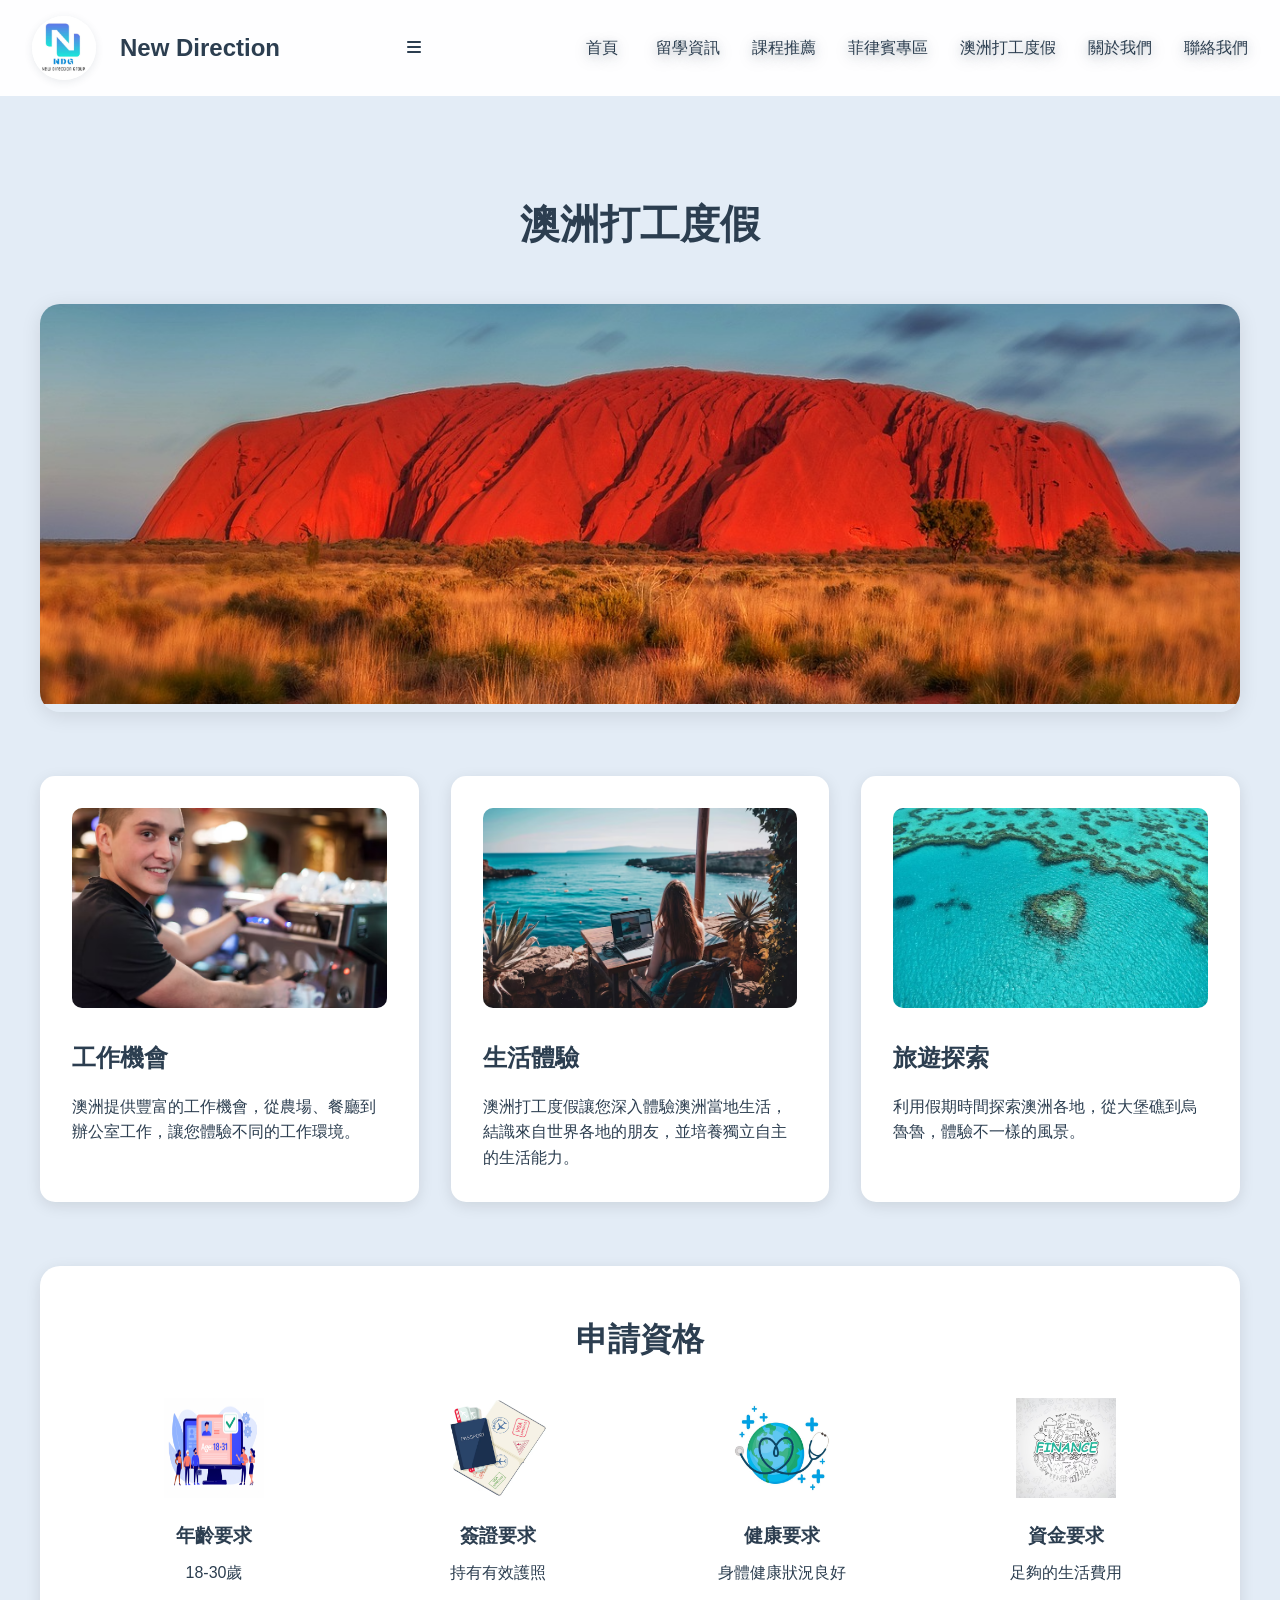
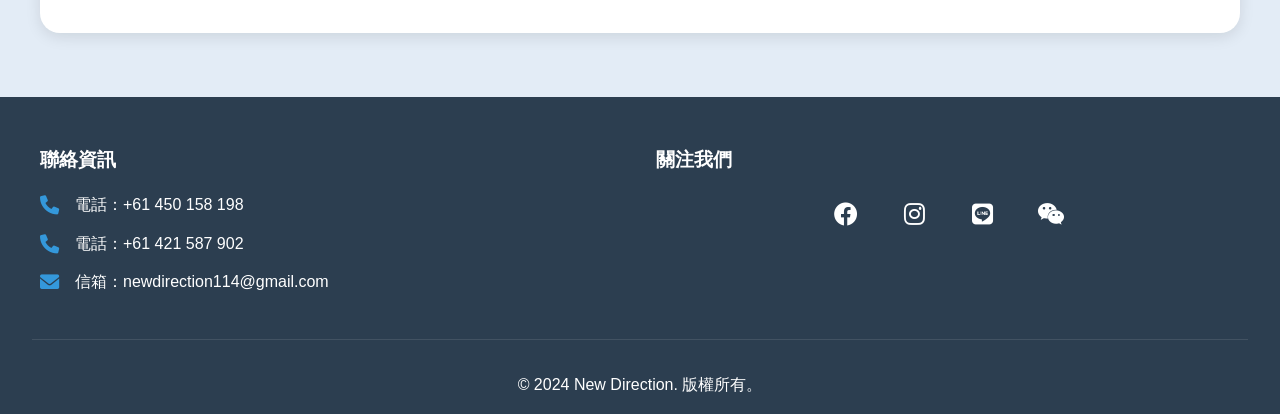
<file: working-holiday.html>
<!DOCTYPE html>
<html lang="zh-TW">
<head>
    <meta charset="UTF-8">
    <meta name="viewport" content="width=device-width, initial-scale=1.0">
    <title>澳洲打工度假 - New Direction</title>
    <link rel="stylesheet" href="styles.css">
    <link rel="stylesheet" href="https://cdnjs.cloudflare.com/ajax/libs/font-awesome/6.0.0/css/all.min.css">
</head>
<body>
    <!-- 導航欄 -->
    <nav class="navbar">
        <div class="nav-brand">
            <a href="index.html">
                <img src="image/logo.png" alt="New Direction Logo" class="logo">
                New Direction
            </a>
        </div>
        <div class="menu-toggle">
            <i class="fas fa-bars"></i>
        </div>
        <ul class="nav-links">
            <li><a href="index.html">首頁</a></li>
            <li><a href="articles.html">留學資訊</a></li>
            <li><a href="courses.html">課程推薦</a></li>
            <li><a href="philippines.html">菲律賓專區</a></li>
            <li><a href="working-holiday.html">澳洲打工度假</a></li>
            <li><a href="about.html">關於我們</a></li>
            <li><a href="contact.html">聯絡我們</a></li>
        </ul>
    </nav>

    <!-- 打工度假專區內容 -->
    <section class="working-holiday-page">
        <h1>澳洲打工度假</h1>
        <div class="working-holiday-container">
            <div class="hero-image">
                <img src="image/打工度假/working holiday.png" alt="澳洲打工度假">
            </div>
            
            <div class="info-section">
                <div class="info-card">
                    <img src="image/打工度假/workingholiday4.png" alt="工作機會">
                    <h3>工作機會</h3>
                    <p>澳洲提供豐富的工作機會，從農場、餐廳到辦公室工作，讓您體驗不同的工作環境。</p>
                </div>
                <div class="info-card">
                    <img src="image/打工度假/working holiday1.png" alt="生活體驗">
                    <h3>生活體驗</h3>
                    <p>澳洲打工度假讓您深入體驗澳洲當地生活，結識來自世界各地的朋友，並培養獨立自主的生活能力。</p>
                </div>
                <div class="info-card">
                    <img src="image/打工度假/workingholiday3.png" alt="旅遊探索">
                    <h3>旅遊探索</h3>
                    <p>利用假期時間探索澳洲各地，從大堡礁到烏魯魯，體驗不一樣的風景。</p>
                </div>
            </div>

            <div class="requirements-section">
                <h2>申請資格</h2>
                <div class="requirements-grid">
                    <div class="requirement-item">
                        <img src="image/打工度假/age.png" alt="年齡要求">
                        <h4>年齡要求</h4>
                        <p>18-30歲</p>
                    </div>
                    <div class="requirement-item">
                        <img src="image/打工度假/passport.png" alt="簽證要求">
                        <h4>簽證要求</h4>
                        <p>持有有效護照</p>
                    </div>
                    <div class="requirement-item">
                        <img src="image/打工度假/health.png" alt="健康要求">
                        <h4>健康要求</h4>
                        <p>身體健康狀況良好</p>
                    </div>
                    <div class="requirement-item">
                        <img src="image/打工度假/finance.png" alt="資金要求">
                        <h4>資金要求</h4>
                        <p>足夠的生活費用</p>
                    </div>
                </div>
            </div>
        </div>
    </section>

    <!-- 頁腳 -->
    <footer>
        <div class="footer-content">
            <div class="footer-info">
                <h3>聯絡資訊</h3>
                <div class="info-item">
                    <i class="fas fa-phone"></i>
                    <p>電話：+61 450 158 198</p>
                </div>
                <div class="info-item">
                    <i class="fas fa-phone"></i>
                    <p>電話：+61 421 587 902</p>
                </div>
                <div class="info-item">
                    <i class="fas fa-envelope"></i>
                    <p>信箱：newdirection114@gmail.com</p>
                </div>
            </div>
            <div class="footer-social">
                <h3>關注我們</h3>
                <div class="social-links">
                    <a href="https://www.facebook.com/NDGEDU" target="_blank"><i class="fab fa-facebook"></i></a>
                    <a href="https://www.instagram.com/ndg_education/" target="_blank"><i class="fab fa-instagram"></i></a>
                    <a href="https://lin.ee/El0scHn" target="_blank"><i class="fab fa-line"></i></a>
                    <a href="weixin://contacts/profile/Newdirection21" id="wechat-footer-icon"><i class="fab fa-weixin"></i></a>
                </div>
            </div>
        </div>
        <div class="footer-bottom">
            <p>&copy; 2024 New Direction. 版權所有。</p>
        </div>
    </footer>

    <!-- WeChat QR Modal -->
    <div id="wechat-modal" style="display:none; position:fixed; top:0; left:0; width:100vw; height:100vh; background:rgba(0,0,0,0.5); z-index:2000; align-items:center; justify-content:center;">
      <div style="background:#fff; padding:24px 16px 16px 16px; border-radius:12px; box-shadow:0 2px 16px rgba(0,0,0,0.18); text-align:center; position:relative;">
        <span id="wechat-close" style="position:absolute; top:8px; right:16px; font-size:1.5rem; cursor:pointer;">&times;</span>
        <img src="image/wechat.png" alt="WeChat QR Code" style="width:180px; height:180px; border-radius:10px; margin-bottom:8px;">
        <div style="font-size:1rem; color:#333; margin-top:8px;">掃描加入微信</div>
      </div>
    </div>

    <script src="script.js"></script>
    <script>
    document.getElementById('wechat-icon').onclick = function(e) {
      e.preventDefault();
      document.getElementById('wechat-modal').style.display = 'flex';
    };
    document.getElementById('wechat-close').onclick = function() {
      document.getElementById('wechat-modal').style.display = 'none';
    };
    document.getElementById('wechat-modal').onclick = function(e) {
      if (e.target === this) document.getElementById('wechat-modal').style.display = 'none';
    };
    </script>
</body>
</html>
</file>
<file: styles.css>
/* 全局樣式 */
* {
    margin: 0;
    padding: 0;
    box-sizing: border-box;
}

:root {
    --primary-color: #2C3E50;  /* 深藍色 */
    --secondary-color: #3498DB;  /* 亮藍色 */
    --accent-color: #E74C3C;  /* 紅色 */
    --background-color: #ECF0F1;  /* 淺灰色背景 */
    --text-color: #2C3E50;  /* 深藍色文字 */
    --section-bg: #e3ecf6;  /* 區塊背景色 */
}

body {
    font-family: 'PingFang SC', 'Microsoft YaHei', sans-serif;
    line-height: 1.6;
    color: var(--text-color);
    background-color: var(--background-color);
}

/* 所有頁面主要內容區塊的通用頂部間距，以避免被固定導航欄遮擋 */
section:not(.hero) {
    padding-top: 12rem; /* 再次增加 padding-top，確保標題顯示 */
}

/* 導航欄樣式 */
.navbar {
    position: fixed;
    top: 0;
    width: 100%;
    background: rgba(255, 255, 255, 0.95);
    padding: 1rem 2rem;
    display: flex;
    justify-content: space-between;
    align-items: center;
    box-shadow: 0 2px 5px rgba(0,0,0,0.1);
    z-index: 1000;
}

.nav-brand {
    display: flex;
    align-items: center;
    font-size: 1.5rem;
    font-weight: bold;
    color: var(--primary-color);
}

.logo {
    width: 64px;
    height: 64px;
    border-radius: 50%;
    object-fit: cover;
    margin-right: 1rem;
    box-shadow: 0 2px 8px rgba(44,62,80,0.10);
}

.nav-links {
    display: flex;
    list-style: none;
}

.nav-links li {
    margin-left: 2rem;
}

.nav-links a {
    font-family: 'Noto Serif TC', serif;
    text-decoration: none;
    color: var(--primary-color);
    transition: color 0.3s ease;
    text-shadow: 0 4px 16px rgba(44,62,80,0.28), 0 2px 8px rgba(44,62,80,0.18);
}

.nav-links a:hover {
    color: var(--secondary-color);
}

/* 英雄區域樣式 */
.hero {
    height: 60vh;
    background: linear-gradient(rgba(44, 62, 80, 0.5), rgba(44, 62, 80, 0.5)), url('image/dream.png');
    background-size: cover;
    background-position: center;
    background-repeat: no-repeat;
    display: flex;
    align-items: center;
    justify-content: center;
    text-align: center;
    color: white;
}

.hero-content h1,
.hero-content p,
.articles h2,
.videos h2,
.about h2,
.contact h2,
.nav-links a {
    font-family: 'Noto Serif TC', serif;
}

.hero-content h1 {
    font-size: 2.8rem;
    font-weight: 700;
    letter-spacing: 2px;
    color: #fff;
    text-shadow: 0 4px 16px rgba(44,62,80,0.18), 0 1px 0 #2C3E50;
    margin-bottom: 1.2rem;
}

.hero-content p {
    font-size: 1.4rem;
    font-weight: 400;
    letter-spacing: 1.2px;
    color: #f8faff;
    text-shadow: 0 2px 8px rgba(44,62,80,0.15);
    margin-bottom: 0;
}

.dream-image {
    max-width: 350px;
    width: 80%;
    height: auto;
    margin: 2rem auto 0 auto;
    display: block;
    border-radius: 20px;
    box-shadow: 0 4px 16px rgba(44,62,80,0.15);
}

/* 文章區域樣式 */
.articles {
    padding: 5rem 2rem;
    background: #e3ecf6;
}

.articles h2 {
    font-size: 2.2rem;
    font-weight: 700;
    letter-spacing: 1.5px;
    color: var(--primary-color);
    margin-bottom: 3rem;
    text-align: center;
    text-shadow: 0 4px 16px rgba(44,62,80,0.28), 0 2px 8px rgba(44,62,80,0.18);
}

.articles-container {
    display: flex;
    flex-wrap: wrap;
    gap: 2rem;
    max-width: 1200px;
    margin: 0 auto;
    padding: 0 2rem;
}

.article-item {
    flex: 1 1 300px;
    margin-bottom: 2rem;
    background: white;
    border-radius: 10px;
    overflow: hidden;
    box-shadow: 0 3px 10px rgba(0,0,0,0.1);
    transition: transform 0.3s ease;
    border: 1px solid #eee;
    display: flex;
    flex-direction: column;
}

.article-item:hover {
    transform: translateY(-5px);
    box-shadow: 0 5px 15px rgba(0,0,0,0.2);
}

.article-item img {
    width: 100%;
    height: 200px;
    object-fit: cover;
    object-position: center;
    background: #fff;
    border-radius: 8px 8px 0 0;
    display: block;
    margin: 0;
    padding: 0;
}

.article-content {
    padding: 2rem;
    display: flex;
    flex-direction: column;
    gap: 1rem;
    background: white;
}

.article-content h2 {
    padding: 1rem;
    color: var(--primary-color);
    margin: 0;
}

.article-content p {
    padding: 0 1rem;
    color: #666;
    margin: 0;
}

.article-details {
    list-style: none;
    margin: 0.5rem 0;
    padding: 0 1rem;
}

.article-details li {
    margin: 0.2rem 0;
    padding-left: 1.2em;
    position: relative;
    font-size: 0.95rem;
    color: #555;
    line-height: 1.5;
}

.article-details li:before {
    content: "✓";
    position: absolute;
    left: 0;
    color: var(--secondary-color);
    font-weight: bold;
    font-size: 1rem;
    width: 1em;
    display: inline-block;
}

.course-details {
    display: inline-block;
    padding: 0.8rem 1.5rem;
    background: var(--primary-color);
    color: white;
    text-decoration: none;
    border-radius: 5px;
    transition: background 0.3s ease;
    font-size: 1rem;
    font-weight: 500;
    margin: 1rem;
}

.course-details:hover {
    background: var(--secondary-color);
    color: #fff;
}

/* 影片區域樣式 */
.videos {
    padding: 5rem 2rem;
    background: #e3ecf6;
}

.videos h2 {
    font-size: 2.2rem;
    font-weight: 700;
    letter-spacing: 1.5px;
    color: var(--primary-color);
    margin-bottom: 3rem;
    text-align: center;
    text-shadow: 0 4px 16px rgba(44,62,80,0.28), 0 2px 8px rgba(44,62,80,0.18);
}

.video-grid {
    display: grid;
    grid-template-columns: repeat(auto-fit, minmax(300px, 1fr));
    gap: 2rem;
    max-width: 1200px;
    margin: 0 auto;
}

.video-card {
    position: relative;
    border-radius: 10px;
    overflow: hidden;
    box-shadow: 0 3px 10px rgba(0,0,0,0.1);
    transition: transform 0.3s ease, box-shadow 0.3s ease;
    text-decoration: none;
    color: inherit;
    display: block;
}

.video-card:hover {
    transform: translateY(-5px);
    box-shadow: 0 5px 15px rgba(0,0,0,0.2);
}

.video-card img {
    width: 100%;
    height: 200px;
    object-fit: cover;
}

.video-card h3 {
    padding: 1rem;
    background: rgba(44, 62, 80, 0.8);
    color: white;
    margin: 0;
    font-size: 1.3rem;
    font-weight: 700;
    text-align: center;
}

.video-card p {
    padding: 1rem;
    margin: 0;
    background: white;
    color: var(--text-color);
}

.video-info {
    background: #5a6b7a;
    padding: 1.2rem 1rem 0.5rem 1rem;
}

.video-info h3 {
    color: #fff;
    margin: 0 0 0.5rem 0;
    font-size: 1.3rem;
    font-weight: 700;
}

.video-info p {
    color: #fff;
    margin: 0;
    font-size: 1.05rem;
    line-height: 1.7;
    opacity: 0.85;
}

/* 關於區域樣式 */
.about {
    padding: 5rem 2rem;
    background: #e3ecf6;
}

.about h2 {
    font-size: 2.2rem;
    font-weight: 700;
    letter-spacing: 1.5px;
    color: var(--primary-color);
    margin-bottom: 3rem;
    text-align: center;
    text-shadow: 0 4px 16px rgba(44,62,80,0.28), 0 2px 8px rgba(44,62,80,0.18);
}

.about-content {
    display: flex;
    align-items: center;
    max-width: 800px;
    margin: 0 auto;
    gap: 2rem;
}

.profile-image {
    width: 300px;
    height: 300px;
    border-radius: 50%;
    object-fit: cover;
    border: 5px solid var(--secondary-color);
}

/* 聯絡區域樣式 */
.contact {
    padding: 8rem 2rem;
    background: #eaf6fb;
    color: var(--primary-color);
}

.contact h2 {
    font-size: 2.2rem;
    font-weight: 700;
    letter-spacing: 1.5px;
    color: var(--primary-color);
    margin-bottom: 3rem;
    text-align: center;
    text-shadow: 0 4px 16px rgba(44,62,80,0.28), 0 2px 8px rgba(44,62,80,0.18);
}

.contact-content {
    max-width: 600px;
    margin: 0 auto;
}

.social-links {
    display: flex;
    justify-content: center;
    gap: 2rem;
    margin-bottom: 2rem;
}

.social-links a {
    color: var(--primary-color);
    font-size: 1.5rem;
    transition: color 0.3s ease;
}

.social-links a:hover {
    color: var(--secondary-color);
}

.contact-form {
    display: flex;
    flex-direction: column;
    gap: 1rem;
}

.contact-form input,
.contact-form textarea {
    padding: 0.8rem;
    border: 1px solid #ddd;
    border-radius: 5px;
    transition: border-color 0.3s ease;
}

.contact-form input:focus,
.contact-form textarea:focus {
    border-color: var(--secondary-color);
    outline: none;
}

.contact-form textarea {
    height: 150px;
}

.contact-form button {
    padding: 1rem;
    background: var(--secondary-color);
    color: white;
    border: none;
    border-radius: 5px;
    cursor: pointer;
    transition: background 0.3s ease;
    font-weight: bold;
}

.contact-form button:hover {
    background: var(--primary-color);
}

/* 頁腳樣式 */
footer {
    background: var(--primary-color);
    color: white;
    padding: 3rem 2rem 1rem;
}

.footer-content {
    max-width: 1200px;
    margin: 0 auto;
    display: grid;
    grid-template-columns: repeat(auto-fit, minmax(300px, 1fr));
    gap: 2rem;
    margin-bottom: 2rem;
}

.footer-info h3,
.footer-social h3 {
    color: white;
    margin-bottom: 1rem;
    font-size: 1.2rem;
}

.info-item {
    display: flex;
    align-items: center;
    gap: 1rem;
    margin-bottom: 0.8rem;
}

.info-item i {
    color: var(--secondary-color);
    font-size: 1.2rem;
}

.footer-social .social-links {
    display: flex;
    gap: 1.5rem;
    margin-top: 1rem;
}

.footer-social .social-links a {
    color: white;
    font-size: 1.5rem;
    transition: color 0.3s ease;
    text-decoration: none !important;
}

.footer-bottom {
    text-align: center;
    padding-top: 2rem;
    border-top: 1px solid rgba(255, 255, 255, 0.1);
}

/* 響應式設計 */
@media (max-width: 1024px) {
    /* 平板電腦樣式 */
    .courses-container,
    .articles-container,
    .videos-container,
    .about-container,
    .contact-container {
        padding: 0 1.5rem;
    }

    .course-item img,
    .article-item img,
    .video-item img {
        height: 400px;
    }

    .about-content {
        gap: 2rem;
    }

    .profile-image {
        width: 250px;
        height: 250px;
    }
}

@media (max-width: 768px) {
    /* 手機樣式 */
    .navbar {
        padding: 0.8rem 1rem;
    }

    .nav-brand {
        font-size: 1.2rem;
    }

    .logo {
        width: 48px;
        height: 48px;
    }

    .nav-links {
        display: none;
        position: fixed;
        top: 0;
        left: 0;
        width: 100%;
        height: 100vh;
        background: rgba(255, 255, 255, 0.98);
        flex-direction: column;
        align-items: center;
        justify-content: center;
        z-index: 1000;
    }

    .nav-links.active {
        display: flex;
    }

    .nav-links li {
        margin: 1.5rem 0;
    }

    .nav-links a {
        font-size: 1.2rem;
    }

    .menu-toggle {
        display: block;
        font-size: 1.5rem;
        color: var(--primary-color);
        cursor: pointer;
        z-index: 1001;
    }

    .hero {
        height: 50vh;
    }

    .hero-content h1 {
        font-size: 1.8rem;
        padding: 0 1rem;
    }

    .hero-content p {
        font-size: 1.1rem;
        padding: 0 1rem;
    }

    .articles,
    .videos,
    .about,
    .contact,
    .courses-page,
    .articles-page,
    .videos-page,
    .about-page,
    .contact-page {
        padding: 4rem 1rem 2rem;
    }

    .article-grid,
    .video-grid,
    .program-grid,
    .school-grid {
        grid-template-columns: 1fr;
        gap: 1.5rem;
    }

    .course-item,
    .article-item,
    .video-item {
        margin: 0 0 1.5rem 0;
    }

    .course-item img,
    .article-item img,
    .video-item img {
        height: 300px;
    }

    .course-content,
    .article-content,
    .video-content {
        padding: 1.5rem;
    }

    .course-content h2,
    .article-content h2,
    .video-content h2 {
        font-size: 1.4rem;
    }

    .course-features,
    .article-details {
        grid-template-columns: 1fr;
    }

    .about-container {
        flex-direction: column !important;
        align-items: center !important;
        text-align: center !important;
        gap: 1.5rem !important;
        width: 100% !important;
        max-width: 100% !important;
        margin: 0 !important;
        padding: 0 !important;
    }

    .about-image {
        margin-bottom: 1rem !important;
        width: 100% !important;
    }

    .about-text {
        width: 100% !important;
        text-align: center !important;
        margin: 0 !important;
        padding: 0 2rem !important;
        line-height: 2 !important;
        font-size: 1.1rem !important;
        text-align: left !important;
        max-width: 500px;
    }

    .about-text p {
        word-break: keep-all;
        line-break: strict;
        margin-bottom: 1.2em;
    }

    .profile-image {
        width: 200px;
        height: 200px;
        margin: 0 auto;
    }

    .contact-container {
        grid-template-columns: 1fr;
    }

    .contact-info,
    .contact-form-container {
        padding: 1.5rem;
    }

    .footer-content {
        grid-template-columns: 1fr;
        text-align: center;
        gap: 2rem;
    }

    .info-item {
        justify-content: center;
    }

    .social-links {
        justify-content: center;
    }

    #articles .article-grid {
        grid-template-columns: 1fr !important;
        gap: 1.5rem !important;
        padding: 0 1rem !important;
    }

    .about {
        padding: 2.5rem 0.5rem 1.5rem 0.5rem !important;
        background: #e3ecf6 !important;
    }
    .about-content {
        flex-direction: column !important;
        align-items: stretch !important;
        gap: 1.2rem !important;
        max-width: 100vw !important;
        margin: 0 !important;
        padding: 0 !important;
    }
    .about-image {
        display: flex;
        justify-content: center;
        width: 100%;
        margin-bottom: 0.5rem;
    }
    .profile-image {
        width: 120px !important;
        height: 120px !important;
        margin: 0 auto 1rem auto !important;
        display: block;
    }
    .about-text {
        padding: 0 0.5rem !important;
        font-size: 1.02rem !important;
        line-height: 1.9 !important;
        text-align: left !important;
        max-width: 100vw !important;
        word-break: break-word !important;
    }
    .about-text p, .about-text .highlight-text {
        margin-bottom: 1.1em !important;
        word-break: break-word !important;
    }

    section:not(.hero) {
        padding-top: 5.5rem !important;
    }
}

/* 橫向手機樣式 */
@media (max-width: 480px) {
    .hero-content h1 {
        font-size: 1.5rem;
    }

    .hero-content p {
        font-size: 1rem;
    }

    .course-item img,
    .article-item img,
    .video-item img {
        height: 250px;
    }

    .course-content h2,
    .article-content h2,
    .video-content h2 {
        font-size: 1.2rem;
    }

    .course-content p,
    .article-content p,
    .video-content p {
        font-size: 0.9rem;
    }
}

/* 確保圖片在各種設備上都能正確顯示 */
img {
    max-width: 100%;
    height: auto;
}

/* 優化按鈕在手機上的點擊區域 */
.course-details,
.read-more,
.contact-form button {
    padding: 0.8rem 1.5rem;
    min-height: 44px;
    display: inline-flex;
    align-items: center;
    justify-content: center;
}

/* 優化表單元素在手機上的使用體驗 */
input,
textarea,
select {
    font-size: 16px; /* 防止 iOS 自動縮放 */
    padding: 12px;
    min-height: 44px;
}

/* 確保所有可點擊元素有足夠的點擊區域 */
a,
button {
    min-height: 44px;
    min-width: 44px;
    display: inline-flex;
    align-items: center;
    justify-content: center;
}

.highlight-text {
    font-size: 1.2em;
    color: var(--primary-color);
    margin: 1.5em 0;
    line-height: 1.6;
    text-align: left;
    font-weight: 600;
}

.highlight-text strong {
    color: var(--primary-color);
    font-weight: 700;
}

/* 課程推薦區域樣式 */
.courses {
    padding: 4rem 2rem;
    background-color: #f8f9fa;
}

.courses-container {
    display: grid !important;
    grid-template-columns: repeat(auto-fit, minmax(300px, 1fr)) !important;
    gap: 2rem !important;
    max-width: 1200px !important;
    margin: 0 auto !important;
}

.courses-container > .course-item:first-child img {
    object-position: center 30% !important;
}

.courses-container > .course-item {
    display: flex !important;
    flex-direction: column !important;
    height: 100% !important;
}

.courses-container > .course-item .course-content {
    flex: 1 1 auto !important;
    display: flex !important;
    flex-direction: column !important;
}

.courses-container > .course-item .course-details {
    margin-top: auto !important;
}

.courses-container > .course-item img {
    width: 100% !important;
    height: 200px !important;
    object-fit: cover !important;
    object-position: top !important;
    border-radius: 8px 8px 0 0 !important;
    margin-bottom: 0 !important;
    display: block !important;
}

.courses-container > .course-item .course-content h2 {
    padding: 1rem !important;
    color: var(--primary-color) !important;
    margin: 0 !important;
}

.courses-container > .course-item .course-content p {
    padding: 0 1rem !important;
    color: #666 !important;
    margin: 0 !important;
}

.courses-container > .course-item .course-features {
    list-style: none !important;
    margin: 0.5rem 0 !important;
    padding: 0 1rem !important;
}

.courses-container > .course-item .course-features li {
    margin: 0.2rem 0 !important;
    padding-left: 1.2em !important;
    position: relative !important;
    font-size: 0.95rem !important;
    color: #555 !important;
    line-height: 1.5 !important;
}

.courses-container > .course-item .course-features li:before {
    content: "✓" !important;
    position: absolute !important;
    left: 0 !important;
    color: var(--secondary-color) !important;
    font-weight: bold !important;
    font-size: 1rem !important;
    width: 1em !important;
    display: inline-block !important;
}

.courses-container > .course-item .course-details {
    display: inline-block !important;
    padding: 0.8rem 1.5rem !important;
    background: var(--primary-color) !important;
    color: white !important;
    text-decoration: none !important;
    border-radius: 5px !important;
    transition: background 0.3s ease !important;
    font-size: 1rem !important;
    font-weight: 500 !important;
    margin-top: auto !important;
    align-self: flex-start !important;
}

.courses-container > .course-item .course-details:hover {
    background: var(--secondary-color) !important;
    color: #fff !important;
}

/* 標題樣式統一 */
.articles-page h1,
.courses-page h1,
.about-page h1,
.contact-page h1 {
    font-family: 'Noto Sans TC', 'Microsoft JhengHei', 'PingFang TC', sans-serif;
    font-size: 2.2rem;
    font-weight: 700;
    letter-spacing: 1.5px;
    color: var(--primary-color);
    margin-bottom: 3rem;
    text-align: center;
    text-shadow: 0 4px 16px rgba(44,62,80,0.28), 0 2px 8px rgba(44,62,80,0.18);
}

/* 列表樣式統一 */
.article-details li:before,
.course-features li:before,
.service-list li:before {
    content: "✓";
    position: absolute;
    left: 0;
    color: var(--secondary-color);
}

/* 強調文字樣式統一 */
.highlight-text {
    font-size: 1.2em;
    color: var(--primary-color);
    margin: 1.5em 0;
    line-height: 1.6;
    text-align: left;
    font-weight: 600;
}

.highlight-text strong {
    color: var(--primary-color);
    font-weight: 700;
}

/* 按鈕樣式統一 */
.course-details,
.contact-form button {
    background: var(--secondary-color);
    color: white;
    border: none;
    border-radius: 5px;
    padding: 0.8rem 1.5rem;
    cursor: pointer;
    transition: background 0.3s ease;
    text-decoration: none;
    display: inline-block;
    font-weight: bold;
}

.course-details:hover,
.contact-form button:hover {
    background: var(--primary-color);
}

/* 導航欄品牌樣式更新 */
.nav-brand a {
    text-decoration: none;
    color: inherit;
    display: flex;
    align-items: center;
    gap: 0.5rem;
}

.nav-brand a:hover {
    opacity: 0.8;
}

/* 文章頁面樣式 */
.articles-page {
    padding: 6rem 0 4rem;
    background: var(--section-bg);
}

.articles-container {
    max-width: 1200px;
    margin: 0 auto;
    padding: 0 2rem;
}

.article-item {
    background: white;
    border-radius: 10px;
    overflow: hidden;
    box-shadow: 0 4px 6px rgba(0, 0, 0, 0.1);
    margin-bottom: 2rem;
    display: flex;
    flex-direction: column;
    transition: transform 0.3s ease, box-shadow 0.3s ease;
}

.article-item:hover {
    transform: translateY(-5px);
    box-shadow: 0 8px 15px rgba(0, 0, 0, 0.2);
}

.article-item img {
    width: 100%;
    height: 500px;
    object-fit: contain;
    background-color: #f8f9fa;
    padding: 0;
    transition: transform 0.3s ease;
}

.article-item:hover img {
    transform: scale(1.02);
}

.article-content {
    padding: 2rem;
    display: flex;
    flex-direction: column;
    gap: 1rem;
    background: white;
}

.article-content ul {
    flex: 1 1 auto;
}

.course-details {
    align-self: flex-start;
    margin-top: auto;
}

.article-content h2 {
    font-size: 1.4rem;
    color: var(--primary-color);
    margin: 0;
}

.article-content p {
    color: #666;
    margin: 0;
    line-height: 1.4;
    font-size: 0.95rem;
}

.article-details {
    list-style: none;
    margin: 0.3rem 0;
    display: flex;
    flex-direction: column;
    gap: 0.05rem;
}

.article-details li {
    margin: 0;
    padding-left: 0.5rem;
    position: relative;
    font-size: 0.88rem;
    color: #555;
    line-height: 1.35;
}

.article-details li:before {
    content: "✓";
    position: absolute;
    left: 0;
    color: var(--secondary-color);
    font-weight: bold;
    font-size: 1rem;
    width: 1.2em;
    display: inline-block;
}

/* 成功案例頁面樣式 */
.videos-page {
    padding: 6rem 2rem 4rem;
    background: #f8f9fa;
}

.videos-container {
    max-width: 1200px;
    margin: 0 auto;
}

.video-item {
    background: white;
    border-radius: 10px;
    overflow: hidden;
    box-shadow: 0 4px 6px rgba(0, 0, 0, 0.1);
    margin-bottom: 2rem;
}

.video-item img {
    width: 100%;
    height: 300px;
    object-fit: cover;
}

.video-content {
    padding: 2rem;
}

.video-details {
    display: flex;
    gap: 2rem;
    margin-top: 1rem;
}

/* 關於我們頁面樣式 */
.about-page {
    padding: 6rem 2rem 4rem;
    background: var(--section-bg);
}

.about-container {
    max-width: 1200px;
    margin: 0 auto;
    display: flex;
    gap: 4rem;
    align-items: flex-start;
}

.about-image {
    flex: 0 0 300px;
}

.about-text {
    flex: 1;
}

.service-list {
    list-style: none;
    margin: 1rem 0;
}

.service-list li {
    margin-bottom: 0.5rem;
    padding-left: 1.5rem;
    position: relative;
}

.service-list li:before {
    content: "✓";
    position: absolute;
    left: 0;
    color: var(--secondary-color);
}

/* 聯絡我們頁面樣式優化 */
.contact-container {
    max-width: 1200px;
    margin: 0 auto;
    display: grid;
    grid-template-columns: 1fr 1fr;
    gap: 3rem;
    padding: 0 2rem;
}

.contact-info {
    background: white;
    padding: 2rem;
    border-radius: 10px;
    box-shadow: 0 4px 15px rgba(0,0,0,0.1);
}

.contact-methods {
    margin-top: 2rem;
}

.contact-method {
    display: flex;
    align-items: flex-start;
    margin-bottom: 2rem;
    padding-bottom: 2rem;
    border-bottom: 1px solid #eee;
}

.contact-method:last-child {
    border-bottom: none;
    margin-bottom: 0;
    padding-bottom: 0;
}

.contact-method i {
    font-size: 1.8rem;
    color: var(--secondary-color);
    margin-right: 1.5rem;
    margin-top: 0.5rem;
}

.method-info h3 {
    color: var(--primary-color);
    margin-bottom: 0.5rem;
    font-size: 1.2rem;
}

.method-info p {
    color: #666;
    margin: 0;
}

.method-desc {
    font-size: 0.9rem;
    color: #888;
    margin-top: 0.3rem;
}

.qr-code {
    width: 150px;
    height: 150px;
    object-fit: contain;
    margin-top: 1rem;
    display: block;
}

.contact-form-container {
    background: white;
    padding: 2rem;
    border-radius: 10px;
    box-shadow: 0 4px 15px rgba(0,0,0,0.1);
}

.form-group {
    margin-bottom: 1.5rem;
}

.form-group label {
    display: block;
    margin-bottom: 0.5rem;
    color: var(--primary-color);
    font-weight: 500;
}

.form-group input,
.form-group select,
.form-group textarea {
    width: 100%;
    padding: 0.8rem;
    border: 1px solid #ddd;
    border-radius: 5px;
    font-size: 1rem;
    transition: border-color 0.3s ease;
}

.form-group input:focus,
.form-group select:focus,
.form-group textarea:focus {
    border-color: var(--secondary-color);
    outline: none;
}

.contact-form button {
    width: 100%;
    padding: 1rem;
    background: var(--secondary-color);
    color: white;
    border: none;
    border-radius: 5px;
    font-size: 1rem;
    font-weight: 500;
    cursor: pointer;
    transition: background 0.3s ease;
}

.contact-form button:hover {
    background: var(--primary-color);
}

/* 菲律賓專區頁面樣式 */
.philippines-page {
    padding: 6rem 2rem 4rem;
    background: var(--section-bg);
}

.philippines-page h1 {
    font-size: 2.2rem;
    font-weight: 700;
    letter-spacing: 1.5px;
    color: var(--primary-color);
    margin-bottom: 3rem;
    text-align: center;
    text-shadow: 0 4px 16px rgba(44,62,80,0.28), 0 2px 8px rgba(44,62,80,0.18);
    padding-top: 2rem;
}

.philippines-container {
    max-width: 1200px;
    margin: 0 auto;
}

.philippines-intro {
    text-align: center;
    margin-bottom: 50px;
}

.philippines-features {
    display: grid;
    grid-template-columns: repeat(auto-fit, minmax(250px, 1fr));
    gap: 30px;
    margin-bottom: 50px;
}

.feature-card {
    background: #fff;
    padding: 30px;
    border-radius: 10px;
    box-shadow: 0 4px 6px rgba(0, 0, 0, 0.1);
    text-align: center;
    transition: transform 0.3s ease;
}

.feature-card:hover {
    transform: translateY(-5px);
}

.feature-card i {
    font-size: 2.5em;
    color: #4a90e2;
    margin-bottom: 20px;
}

.feature-card h3 {
    color: #333;
    margin-bottom: 15px;
}

.philippines-programs {
    margin-bottom: 50px;
}

.program-grid {
    display: grid;
    grid-template-columns: repeat(auto-fit, minmax(300px, 1fr));
    gap: 30px;
    margin-top: 30px;
}

.program-card {
    background: #fff;
    border-radius: 10px;
    overflow: hidden;
    box-shadow: 0 4px 6px rgba(0, 0, 0, 0.1);
    transition: transform 0.3s ease;
}

.program-card:hover {
    transform: translateY(-5px);
}

.program-card img {
    width: 100%;
    height: 300px;
    object-fit: cover;
}

.program-card h3 {
    padding: 20px 20px 10px;
    color: #333;
}

.program-card p {
    padding: 0 20px 15px;
    color: #666;
}

.program-card ul {
    padding: 0 20px 20px;
    list-style-type: none;
}

.program-card ul li {
    padding: 5px 0;
    color: #666;
    position: relative;
    padding-left: 20px;
}

.program-card ul li:before {
    content: "•";
    color: #4a90e2;
    position: absolute;
    left: 0;
}

.philippines-schools {
    margin-bottom: 8px;
}

.school-grid {
    display: grid;
    grid-template-columns: repeat(auto-fit, minmax(300px, 1fr));
    gap: 30px;
    margin-top: 30px;
}

.school-card {
    background: #fff;
    padding: 30px;
    border-radius: 10px;
    box-shadow: 0 4px 6px rgba(0, 0, 0, 0.1);
    transition: transform 0.3s ease;
}

.school-card:hover {
    transform: translateY(-5px);
}

.school-card h3 {
    color: #333;
    margin-bottom: 15px;
}

.school-card p {
    color: #666;
    margin-bottom: 20px;
}

.school-card ul {
    list-style-type: none;
    padding: 0;
}

.school-card ul li {
    padding: 5px 0;
    color: #666;
    position: relative;
    padding-left: 20px;
}

.school-card ul li:before {
    content: "•";
    color: #4a90e2;
    position: absolute;
    left: 0;
}

@media (max-width: 768px) {
    .philippines-features {
        grid-template-columns: 1fr;
    }

    .program-grid {
        grid-template-columns: 1fr;
    }

    .school-grid {
        grid-template-columns: 1fr;
    }
}

.courses-page {
    padding: 6rem 0 4rem;
    background: var(--section-bg);
}

.courses-container {
    max-width: 1200px;
    margin: 0 auto;
    padding: 0 2rem;
}

.course-item {
    background: white;
    border-radius: 10px;
    overflow: hidden;
    box-shadow: 0 4px 6px rgba(0, 0, 0, 0.1);
    margin-bottom: 2rem;
    display: flex;
    flex-direction: column;
    transition: transform 0.3s ease, box-shadow 0.3s ease;
}

.course-item:hover {
    transform: translateY(-5px);
    box-shadow: 0 8px 15px rgba(0, 0, 0, 0.2);
}

.course-item img {
    width: 100%;
    height: 500px;
    object-fit: contain;
    background-color: #f8f9fa;
    padding: 0;
    transition: transform 0.3s ease;
}

.course-item:hover img {
    transform: scale(1.02);
}

.course-content {
    padding: 2rem;
    display: flex;
    flex-direction: column;
    gap: 1rem;
    background: white;
}

/* 響應式設計 */
@media (max-width: 768px) {
    .courses-container {
        padding: 0 1rem;
    }
    
    .course-item {
        margin: 1rem 0;
    }
    
    .course-item img {
        height: 400px;
    }
}

/* SMEAG 校區介紹樣式 */
.smeag-campuses {
    padding: 5rem 2rem;
    background: var(--section-bg);
}

.smeag-campuses h2 {
    font-size: 2.2rem;
    font-weight: 700;
    letter-spacing: 1.5px;
    color: var(--primary-color);
    margin-bottom: 1rem;
    text-align: center;
    text-shadow: 0 4px 16px rgba(44,62,80,0.28), 0 2px 8px rgba(44,62,80,0.18);
}

.section-intro {
    text-align: center;
    color: var(--text-color);
    margin-bottom: 3rem;
    font-size: 1.2rem;
}

.campus-grid {
    display: grid;
    grid-template-columns: repeat(auto-fit, minmax(300px, 1fr));
    gap: 2rem;
    max-width: 1200px;
    margin: 0 auto;
}

.campus-card {
    background: white;
    border-radius: 10px;
    overflow: hidden;
    box-shadow: 0 4px 6px rgba(0, 0, 0, 0.1);
    transition: transform 0.3s ease, box-shadow 0.3s ease;
}

.campus-card:hover {
    transform: translateY(-5px);
    box-shadow: 0 8px 15px rgba(0, 0, 0, 0.2);
}

.campus-header {
    background: var(--primary-color);
    color: white;
    padding: 1.5rem;
    text-align: center;
}

.campus-header h3 {
    font-size: 1.5rem;
    margin-bottom: 0.5rem;
    font-weight: 600;
}

.campus-tag {
    display: inline-block;
    background: var(--secondary-color);
    color: white;
    padding: 0.3rem 1rem;
    border-radius: 20px;
    font-size: 0.9rem;
}

.campus-content {
    padding: 1.5rem;
}

.campus-section {
    margin-bottom: 1.5rem;
}

.campus-section:last-child {
    margin-bottom: 0;
}

.campus-section h4 {
    color: var(--primary-color);
    font-size: 1.2rem;
    margin-bottom: 1rem;
    font-weight: 600;
}

.campus-section ul {
    list-style: none;
    padding: 0;
}

.campus-section ul li {
    position: relative;
    padding-left: 1.5rem;
    margin-bottom: 0.5rem;
    color: var(--text-color);
}

.campus-section ul li:before {
    content: "✓";
    position: absolute;
    left: 0;
    color: var(--secondary-color);
    font-weight: bold;
}

.campus-note {
    max-width: 1200px;
    margin: 2rem auto 0;
    padding: 1.5rem;
    background: rgba(52, 152, 219, 0.1);
    border-radius: 10px;
    display: flex;
    align-items: center;
    gap: 1rem;
}

.campus-note i {
    color: var(--secondary-color);
    font-size: 1.5rem;
}

.campus-note p {
    margin: 0;
    color: var(--text-color);
}

@media (max-width: 768px) {
    .smeag-campuses {
        padding: 4rem 1rem;
    }

    .campus-grid {
        grid-template-columns: 1fr;
    }

    .campus-card {
        margin-bottom: 1.5rem;
    }

    .campus-note {
        flex-direction: column;
        text-align: center;
        padding: 1rem;
    }
}

/* 打工度假專區頁面樣式 */
.working-holiday-page {
    padding: 6rem 2rem 4rem;
    background: var(--section-bg);
}

.working-holiday-page h1 {
    text-align: center;
    font-size: 2.5rem;
    color: var(--primary-color);
    margin-bottom: 3rem;
}

.working-holiday-container {
    max-width: 1200px;
    margin: 0 auto;
}

.hero-image {
    margin-bottom: 4rem;
    border-radius: 20px;
    overflow: hidden;
    box-shadow: 0 4px 20px rgba(0,0,0,0.1);
}

.hero-image img {
    width: 100%;
    height: 400px;
    object-fit: cover;
}

.info-section {
    display: grid;
    grid-template-columns: repeat(3, 1fr);
    gap: 2rem;
    margin-bottom: 4rem;
}

.info-card {
    background: white;
    padding: 2rem;
    border-radius: 15px;
    box-shadow: 0 4px 15px rgba(0,0,0,0.1);
    transition: transform 0.3s ease;
}

.info-card:hover {
    transform: translateY(-5px);
}

.info-card img {
    width: 100%;
    height: 200px;
    object-fit: cover;
    border-radius: 10px;
    margin-bottom: 1.5rem;
}

.info-card h3 {
    color: var(--primary-color);
    margin-bottom: 1rem;
    font-size: 1.5rem;
}

.requirements-section {
    background: white;
    padding: 3rem;
    border-radius: 20px;
    box-shadow: 0 4px 15px rgba(0,0,0,0.1);
}

.requirements-section h2 {
    text-align: center;
    color: var(--primary-color);
    margin-bottom: 2rem;
    font-size: 2rem;
}

.requirements-grid {
    display: grid;
    grid-template-columns: repeat(4, 1fr);
    gap: 2rem;
}

.requirement-item {
    text-align: center;
}

.requirement-item img {
    width: 100px;
    height: 100px;
    margin-bottom: 1rem;
}

.requirement-item h4 {
    color: var(--primary-color);
    margin-bottom: 0.5rem;
    font-size: 1.2rem;
}

@media (max-width: 992px) {
    .info-section {
        grid-template-columns: repeat(2, 1fr);
    }
    
    .requirements-grid {
        grid-template-columns: repeat(2, 1fr);
    }
}

@media (max-width: 768px) {
    .info-section {
        grid-template-columns: 1fr;
    }
    
    .requirements-grid {
        grid-template-columns: 1fr;
    }
    
    .hero-image img {
        height: 300px;
    }
}

/* 合作夥伴區塊 */
.partners-section {
    padding: 5rem 2rem;
    background: var(--section-bg);
}

.partners-section h2 {
    font-size: 2.2rem;
    font-weight: 700;
    letter-spacing: 1.5px;
    color: var(--primary-color);
    margin-bottom: 3rem;
    text-align: center;
    text-shadow: 0 4px 16px rgba(44,62,80,0.28), 0 2px 8px rgba(44,62,80,0.18);
}

.partners-grid {
    display: grid;
    grid-template-columns: repeat(auto-fit, minmax(200px, 1fr));
    gap: 2rem;
    max-width: 1200px;
    margin: 0 auto;
    padding: 0 1rem;
}

.partner-item {
    background: white;
    padding: 1.5rem;
    border-radius: 10px;
    box-shadow: 0 3px 10px rgba(0,0,0,0.1);
    transition: transform 0.3s ease;
    display: flex;
    align-items: center;
    justify-content: center;
    height: 150px;
}

.partner-item:hover {
    transform: translateY(-5px);
    box-shadow: 0 5px 15px rgba(0,0,0,0.2);
}

.partner-item img {
    max-width: 90%;
    max-height: 80px;
    width: auto;
    height: auto;
    object-fit: contain;
    display: block;
    margin: 0 auto;
}

@media (max-width: 1200px) {
    .partners-grid {
        grid-template-columns: repeat(auto-fit, minmax(180px, 1fr));
    }
}

@media (max-width: 992px) {
    .partners-grid {
        grid-template-columns: repeat(auto-fit, minmax(160px, 1fr));
    }
}

@media (max-width: 768px) {
    .partners-grid {
        grid-template-columns: repeat(auto-fit, minmax(140px, 1fr));
        gap: 1.5rem;
    }
    
    .partner-item {
        height: 120px;
        padding: 1rem;
    }
}

@media (max-width: 480px) {
    .partners-grid {
        grid-template-columns: repeat(auto-fit, minmax(120px, 1fr));
        gap: 1rem;
    }
    
    .partner-item {
        height: 100px;
        padding: 0.8rem;
    }
}

/* 首頁最新留學資訊三欄並排設計 */
#articles .article-grid {
    display: grid;
    grid-template-columns: repeat(3, 1fr);
    gap: 2rem;
    max-width: 1200px;
    margin: 0 auto;
}

#articles .article-card {
    background: white;
    border-radius: 10px;
    overflow: hidden;
    box-shadow: 0 3px 10px rgba(0,0,0,0.1);
    transition: transform 0.3s ease;
    border: 1px solid #eee;
    display: flex;
    flex-direction: column;
    height: 100%;
}

#articles .article-card:hover {
    transform: translateY(-5px);
    box-shadow: 0 5px 15px rgba(0,0,0,0.2);
}

#articles .article-card img {
    width: 100%;
    height: 200px;
    object-fit: cover;
    object-position: top;
    border-radius: 8px 8px 0 0;
}

#articles .article-card h3 {
    padding: 1rem;
    color: var(--primary-color);
    margin: 0;
}

#articles .article-card p {
    padding: 0 1rem;
    color: #666;
    margin: 0;
}

#articles .read-more {
    display: inline-block;
    margin: 1rem;
    padding: 0.5rem 1.2rem;
    background: var(--primary-color);
    color: #fff;
    border-radius: 5px;
    text-decoration: none;
    transition: background 0.3s;
    align-self: flex-start;
}

#articles .read-more:hover {
    background: var(--secondary-color);
}

.contact-page {
    padding-top: 5rem; /* 恢復原來的 padding-top */
    padding-bottom: 5rem;
    background: var(--section-bg);
}

.contact-page h1 {
    font-family: 'Noto Sans TC', 'Microsoft JhengHei', 'PingFang TC', sans-serif;
    font-size: 2.2rem;
    font-weight: 700;
    letter-spacing: 1.5px;
    color: var(--primary-color);
    margin-bottom: 3rem;
    text-align: center;
    text-shadow: 0 4px 16px rgba(44,62,80,0.28), 0 2px 8px rgba(44,62,80,0.18);
}

.articles-container > .article-item .course-features {
    list-style: none !important;
    margin: 0.5rem 0 !important;
    padding: 0 1rem !important;
}

.articles-container > .article-item .course-features li {
    margin: 0.2rem 0 !important;
    padding-left: 1.2em !important;
    position: relative !important;
    font-size: 0.95rem !important;
    color: #555 !important;
    line-height: 1.5 !important;
}

.articles-container > .article-item .course-features li:before {
    content: "✓" !important;
    position: absolute !important;
    left: 0 !important;
    color: var(--secondary-color) !important;
    font-weight: bold !important;
    font-size: 1rem !important;
    width: 1em !important;
    display: inline-block !important;
}

.articles-container > .article-item .course-details {
    display: inline-block !important;
    padding: 0.8rem 1.5rem !important;
    background: var(--primary-color) !important;
    color: white !important;
    text-decoration: none !important;
    border-radius: 5px !important;
    transition: background 0.3s ease !important;
    font-size: 1rem !important;
    font-weight: 500 !important;
    margin-top: auto !important;
    align-self: flex-start !important;
}

.articles-container > .article-item .course-details:hover {
    background: var(--secondary-color) !important;
    color: #fff !important;
}

.article-content img {
    width: 100%;
    height: 200px;
    object-fit: cover;
    object-position: center;
    background: #fff;
    border-radius: 8px 8px 0 0;
    display: block;
    margin: 0;
    padding: 0;
}

.contact-method .qr-code {
    border: none !important;
}
.contact-method .qr-code {
    display: block;
    margin-bottom: 0;
}
.contact-method.flex-1 {
    border-bottom: none !important;
}

@media (max-width: 768px) {
    .about-page {
        padding: 2.5rem 0 1.5rem 0 !important;
        background: #e3ecf6 !important;
    }
    .about-container {
        flex-direction: column !important;
        align-items: stretch !important;
        gap: 1.2rem !important;
        max-width: 100vw !important;
        margin: 0 !important;
        padding-left: 0.8rem !important;
        padding-right: 0.8rem !important;
        padding-top: 0 !important;
        padding-bottom: 0 !important;
    }
    .about-image {
        display: flex;
        justify-content: center;
        width: 100%;
        margin-bottom: 0.5rem;
    }
    .profile-image {
        width: 90px !important;
        height: 90px !important;
        margin: 0 auto 1rem auto !important;
        display: block;
    }
    .about-page h1 {
        font-size: 1.3rem !important;
        margin-bottom: 1.2rem !important;
        text-align: center !important;
        word-break: break-word !important;
    }
    .about-text {
        font-size: 1.01rem !important;
        line-height: 1.8 !important;
        text-align: left !important;
        word-break: break-word !important;
    }
    .about-text p, .about-text .highlight-text {
        margin-bottom: 1.1em !important;
        word-break: break-word !important;
    }
}
</file>
